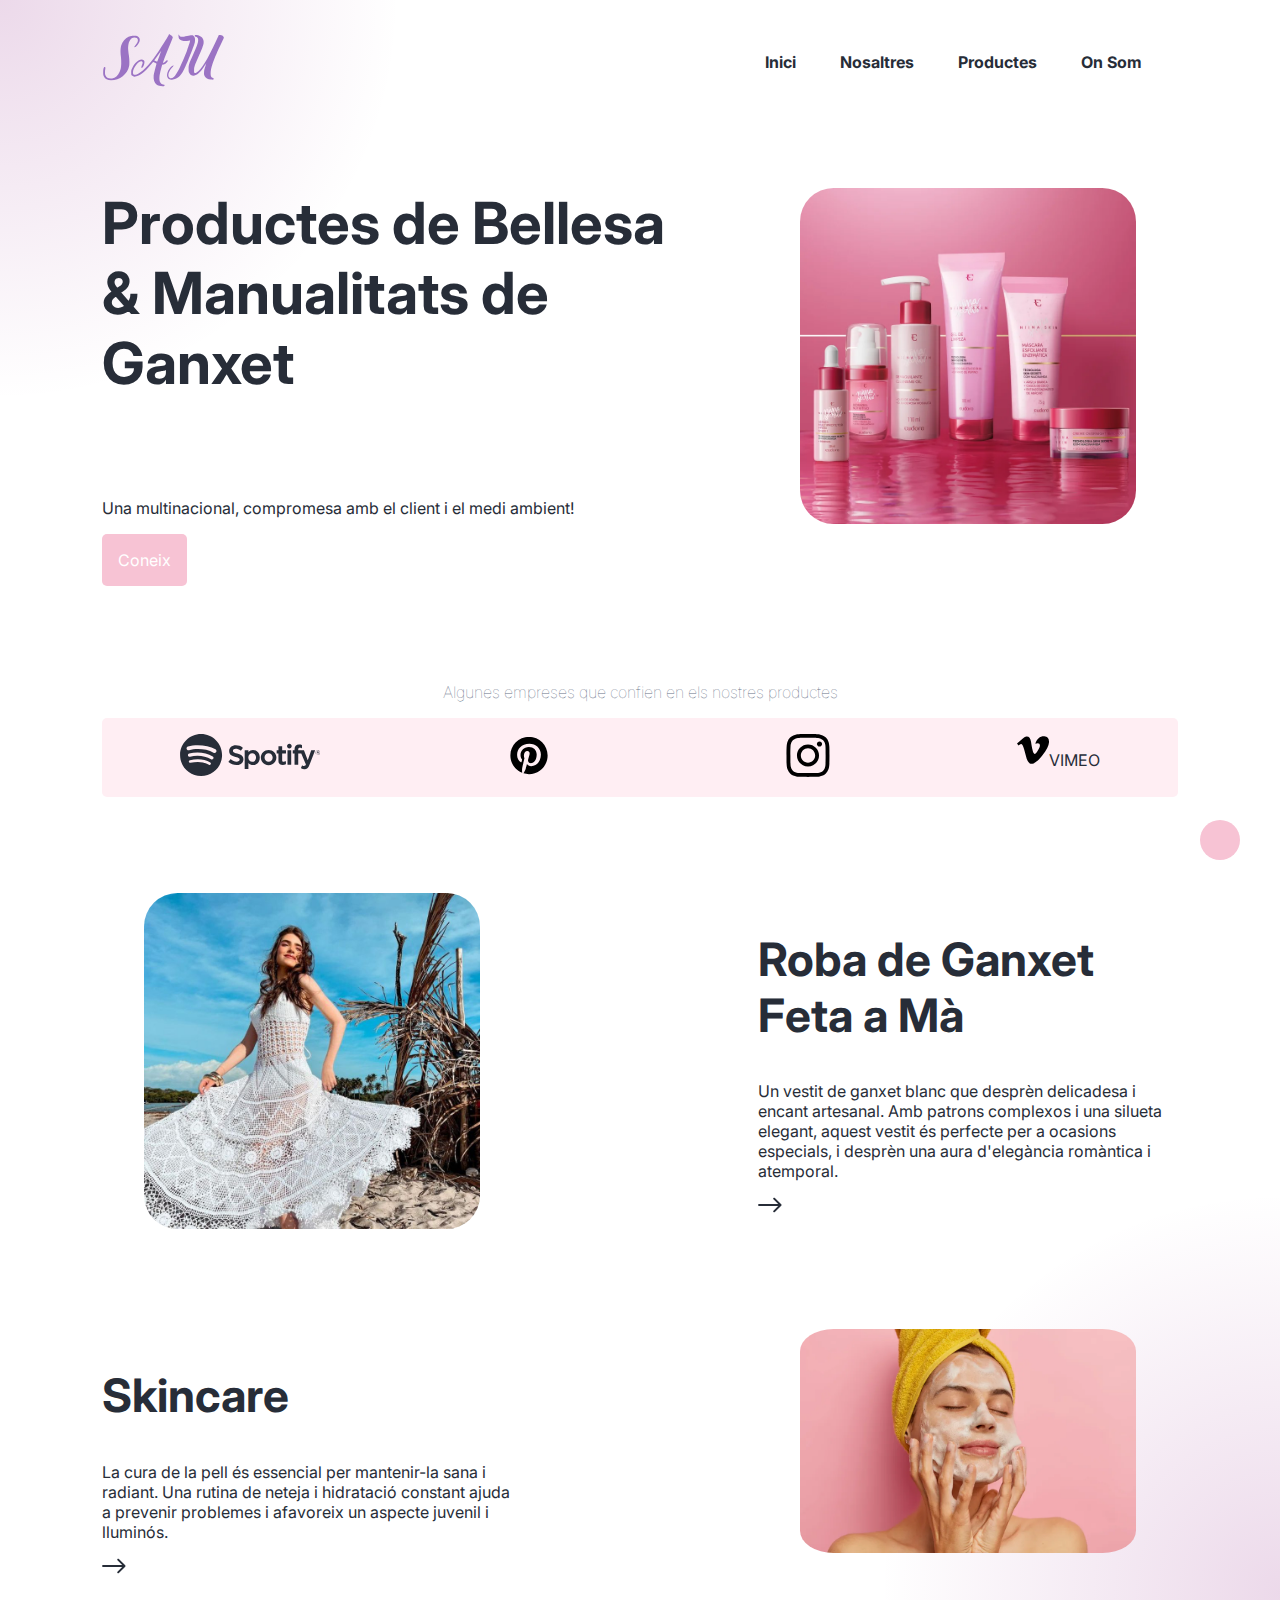
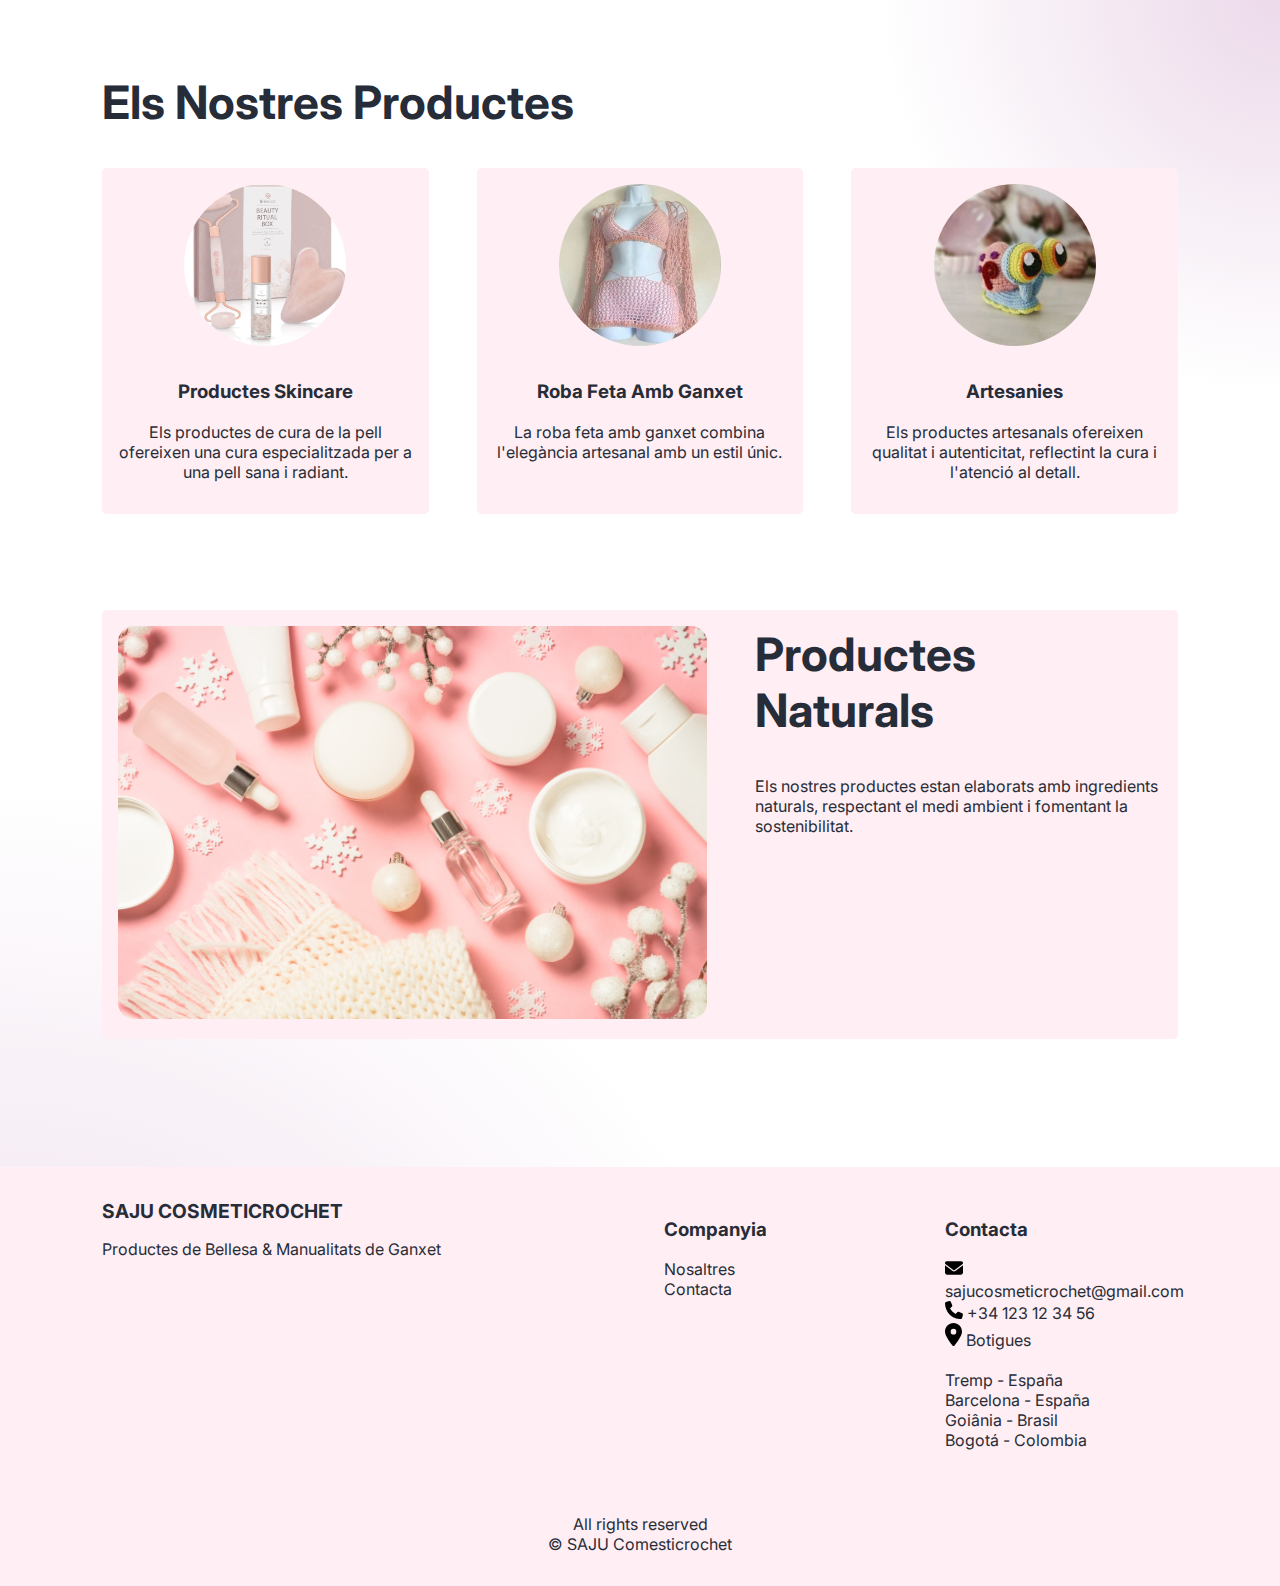
<file: Site-Saju/index.html>
<!DOCTYPE html>
<html lang="en-us">
<head>
    <meta charset="UTF-8">
    <meta name="viewport" content="width=device-width, initial-scale=1.0">
    <link rel="shortcut icon" href="images/favicon.ico" type="image/x-icon">
    <link rel="stylesheet" href="https://cdnjs.cloudflare.com/ajax/libs/font-awesome/6.5.1/css/all.min.css" integrity="sha512-DTOQO9RWCH3ppGqcWaEA1BIZOC6xxalwEsw9c2QQeAIftl+Vegovlnee1c9QX4TctnWMn13TZye+giMm8e2LwA==" crossorigin="anonymous" referrerpolicy="no-referrer" />
    <link rel="stylesheet" href="styles/style.css">
    <link rel="stylesheet" href="styles/media.css">
    
    <title>SAJU Comesticrochet</title>
</head>
<body>

    <a href="#" class="gotop-btn"><i class="fa-solid fa-sort-up"></i></a>
    
    <div class="content-wrapper-center" id="home">

        <header class="header">
            <a href="index.html"><img src="images/logo.svg" alt="Logotipo Ser Digital"></a>
            <nav>
                <input type="checkbox" class="menu-btn hide" id="menu-btn">
                <label for="menu-btn" class="menu-icon">
                    <span class="nav-icon"></span>
                </label>
                <ul class="header-menu">
                    <li><a href="index.html#home">Inici</a></li>
                    <li><a href="index.html#about">Nosaltres</a></li>
                    <li><a href="index.html#testimonials">Productes</a></li>
                    <li><a href="index.html#footer">On Som</a></li>
                </ul>
            </nav>
        </header>

        <!-- Hero Banner -->
        <section class="hero row">
            <div class="content sm-12 lg-7">
                <header>
                    <h1 class="hero_title">Productes de Bellesa &amp; Manualitats de Ganxet</h1>
                    <p>Una multinacional, compromesa amb el client i el medi ambient!</p>
                </header>
                <a href="index.html#contact" class="btn">Coneix</a>
            </div>
            <div class="image sm-12 lg-5">
                <img src="images/products.png" alt="" class="hero_image">
            </div>
        </section> 

        <!-- Brands -->
        <section class="brands">
            <h2>Algunes empreses que confien en els nostres productes</h2>
            <ul>
                <li><img src="images/spotify.svg" alt="Spotify Logo"></li>
                <li><img src="images/pinterest.svg" alt="Slack Logo"></li>
                <li><img src="images/instagram.svg" alt="Dropbox Logo"></li>
                <li><img src="images/vimeo.svg" alt="Zoom Logo">VIMEO</li>
            </ul>
        </section>

        <!-- Branding Section -->
        <section class="branding row" id="about">
            <article class="sm-12 md-7-12 lg-8-12">
                <h2>Roba de Ganxet Feta a Mà</h2>
                <p>Un vestit de ganxet blanc que desprèn delicadesa i encant artesanal. Amb patrons complexos i una silueta elegant, aquest vestit és perfecte per a ocasions especials, i desprèn una aura d'elegància romàntica i atemporal.</p>
                <a href="#"><span class="hide" aria-hidden="false">More</span><img src="images/Arrow.svg" alt="" aria-hidden="true"></a>
            </article>
            <div class="image sm-12 md-1-6 lg-1-5">
                <img src="images/roupa.jpg" alt="" class="hero_image">
            </div>
        </section>

        <!-- Results section -->
        <section class="results row">
            <article class="sm-12 md-6 lg-5">
                <h2>Skincare</h2>
                <p>La cura de la pell és essencial per mantenir-la sana i radiant. Una rutina de neteja i hidratació constant ajuda a prevenir problemes i afavoreix un aspecte juvenil i lluminós.</p>
                <a href="#"><span class="hide" aria-hidden="false">More</span> <img src="images/Arrow.svg" alt="" aria-hidden="true"></a>
            </article>
            <div class="image sm-12 md-6 lg-8-12">
                <img src="images/cuidadopele.jpeg" alt="" class="hero_image">
            </div>
        </section>

        <!-- Testimonials -->
        <section class="testimonials" id="testimonials">
            <h2 class="testimonials_title">Els Nostres Productes</h2>
            <div class="testimonials_wrapper row lg-4">
                <article class="comment sm-12 lg-4">
                    <div class="comment_card">
                        <img src="images/rolofacial.jpg" alt="Client Andrew Rathore" class="comment_thumb">
                        <div class="comment_content">
                            <h3 class="comment_name">Productes Skincare</h3>
                            <p>Els productes de cura de la pell ofereixen una cura especialitzada per a una pell sana i radiant.</p>
                        </div>
                    </div>
                </article>
                <article class="comment sm-12 lg-4">
                    <div class="comment_card">
                        <img src="images/dress.jpeg" alt="Client Vera Duncan" class="comment_thumb">
                        <div class="comment_content">
                            <h3 class="comment_name">Roba Feta Amb Ganxet</h3>
                            <p>La roba feta amb ganxet combina l'elegància artesanal amb un estil únic.</p>
                        </div>
                    </div>
                </article>
                <article class="comment sm-12 lg-4">
                    <div class="comment_card">
                        <img src="images/garry.jpeg" alt="Client Rochelle Berther" class="comment_thumb">
                        <div class="comment_content">
                            <h3 class="comment_name">Artesanies</h3>
                            <p>Els productes artesanals ofereixen qualitat i autenticitat, reflectint la cura i l'atenció al detall.</p>
                        </div>
                    </div>
                </article>
            </div>
        </section>

        <article class="contact row" id="contact">
            <div class="contact_content sm-12 lg-8-12">
                <h2 class="contact_title">Productes Naturals</h2>
                <p>Els nostres productes estan elaborats amb ingredients naturals, respectant el medi ambient i fomentant la sostenibilitat.</p>
            </div>
            <div class="contact_image sm-12 lg-1-7">
                <img src="images/produtosnaturaisbeleza.jpg" alt="Woman providing customer service" class="natual_beleza">
            </div>
        </article>
    </div>

    <!-- Footer -->
    <footer class="footer" id="footer">
        <div class="content-wrapper-center row">
            <section class="sm-12 md-9 lg-6">
                <header>
                    <a href="index.html" class="logo">SAJU Cosmeticrochet</a>
                    <p>Productes de Bellesa &amp; Manualitats de Ganxet</p>
                </header>
                <ul class="icons">
                    <li><a href="#"><i class="fa-brands fa-square-instagram" area-hiden="true"></i><span class="hide">Instagram</span></a></li>
                    <li><a href="#"><i class="fa-brands fa-twitter" area-hiden="true"></i><span class="hide">Twitter</span></a></li>
                    <li><a href="#"><i class="fa-brands fa-linkedin" area-hiden="true"></i><span class="hide">Linkedin</span></a></li>
                    <li><a href="#"><i class="fa-brands fa-youtube" area-hiden="true"></i><span class="hide">Youtube</span></a></li>
                </ul>
            </section>
            <section class="sm-12 md-3 lg-3">
                <header>
                    <h3>Companyia</h3>
                </header>
                <ul>
                    <li><a href="#">Nosaltres</a></li>
                    <li><a href="#">Contacta</a></li>
                </ul>
            </section>
            <section class="sm-12 lg-3">
                <header>
                    <h3>Contacta</h3>
                </header>
                <ul>
                    <li><img src="images/mail.svg" width="18" alt="">sajucosmeticrochet@gmail.com</li>
                    <li><img src="images/phone.svg" width="18" alt=""> +34 123 12 34 56</li>
                    <li><img src="images/location.svg" width="17" alt=""> Botigues</li> <br>
                    <li>Tremp - España</li>
                    <li>Barcelona - España</li>
                    <li>Goiânia - Brasil</li>
                    <li>Bogotá - Colombia</li>
                </ul>
            </section>
            <section class="copyright sm-12">
                All rights reserved <br>
                &copy; SAJU Comesticrochet <br>
            </section>
        </div> 
    </footer>
</body> 
</html>
</file>
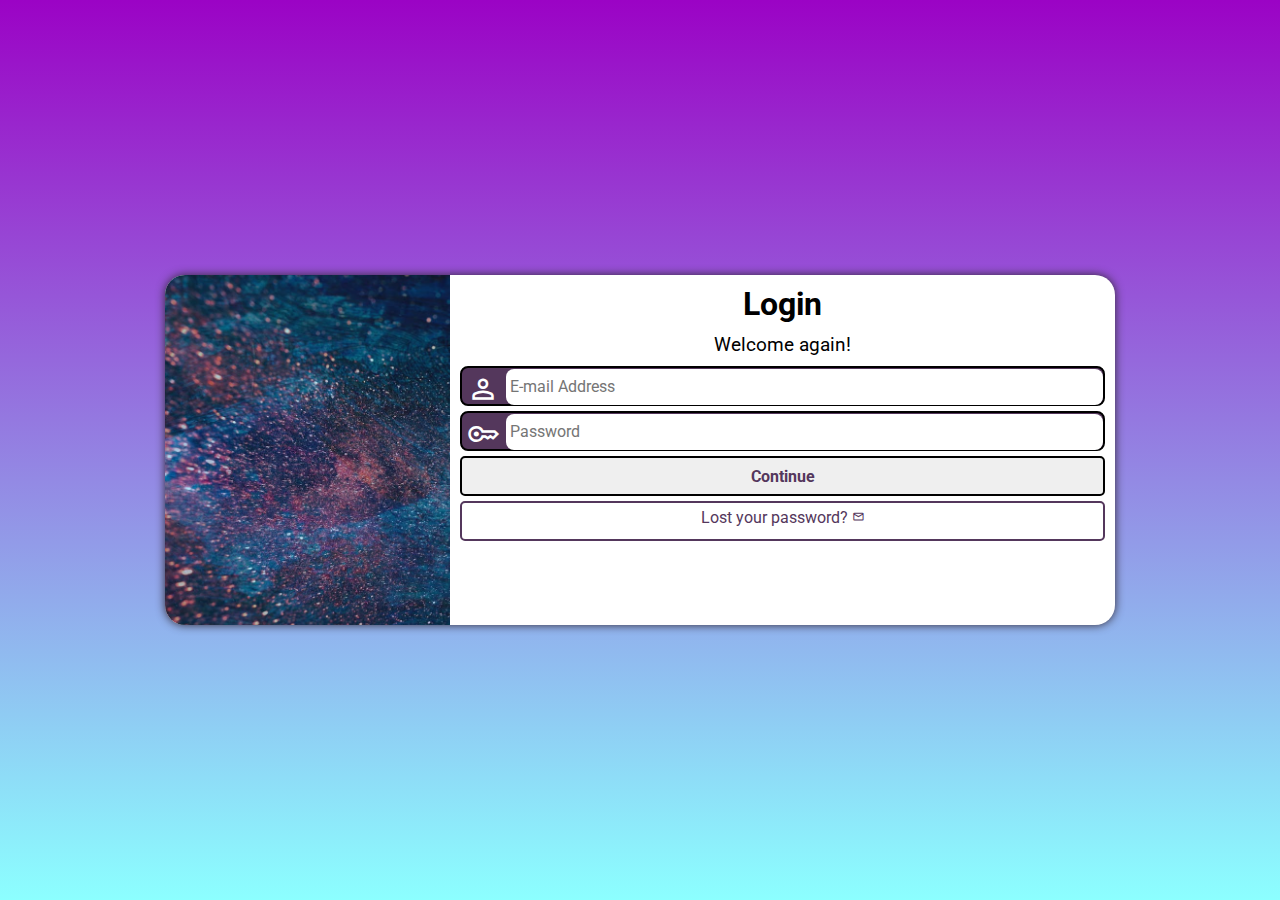
<file: Website Responvive - Login/index.html>
<!DOCTYPE html>
<html lang="en">
<head>
    <meta charset="UTF-8">
    <meta name="viewport" content="width=device-width, initial-scale=1.0">
    <link rel="stylesheet" href="styles/style.css">
    <link rel="stylesheet" href="styles/media-query.css">
    <link href="https://fonts.googleapis.com/css2?family=Material+Symbols+Outlined" rel="stylesheet" />
    <title>Login</title>
</head>
<body>
    <main>
        <section id="login">
            <div id="image">
                <!-- Image -->
            </div>
            <div id="form">
                <h1>Login</h1>
                <p>Welcome again!</p>     
                <form action="login.php" method="post" autocomplete="on">
                    <div class="camp"> 
                        <i class="material-symbols-outlined">person</i>     
                        <input type="email" id="ilogin" placeholder="E-mail Address" autocomplete="email" required maxlength="30">
                        <label for="ilogin">Login</label>
                    </div>
                    <div class="camp">
                        <i class="material-symbols-outlined">key</i>
                        <input type="password" name="password" id="ipassword" placeholder="Password" autocomplete="current-password" required minlength="8" maxlength="20">
                        <label for="ipassword">Password</label>
                    </div>
                    <input type="submit" name="go" id="igo" value="Continue">
                    <a href="esqueci.html" class="button">Lost your password? <i class="material-symbols-outlined">email</i></a>
                </form>           
            </div>
        </section>
    </main>
</body>
</html>
</file>
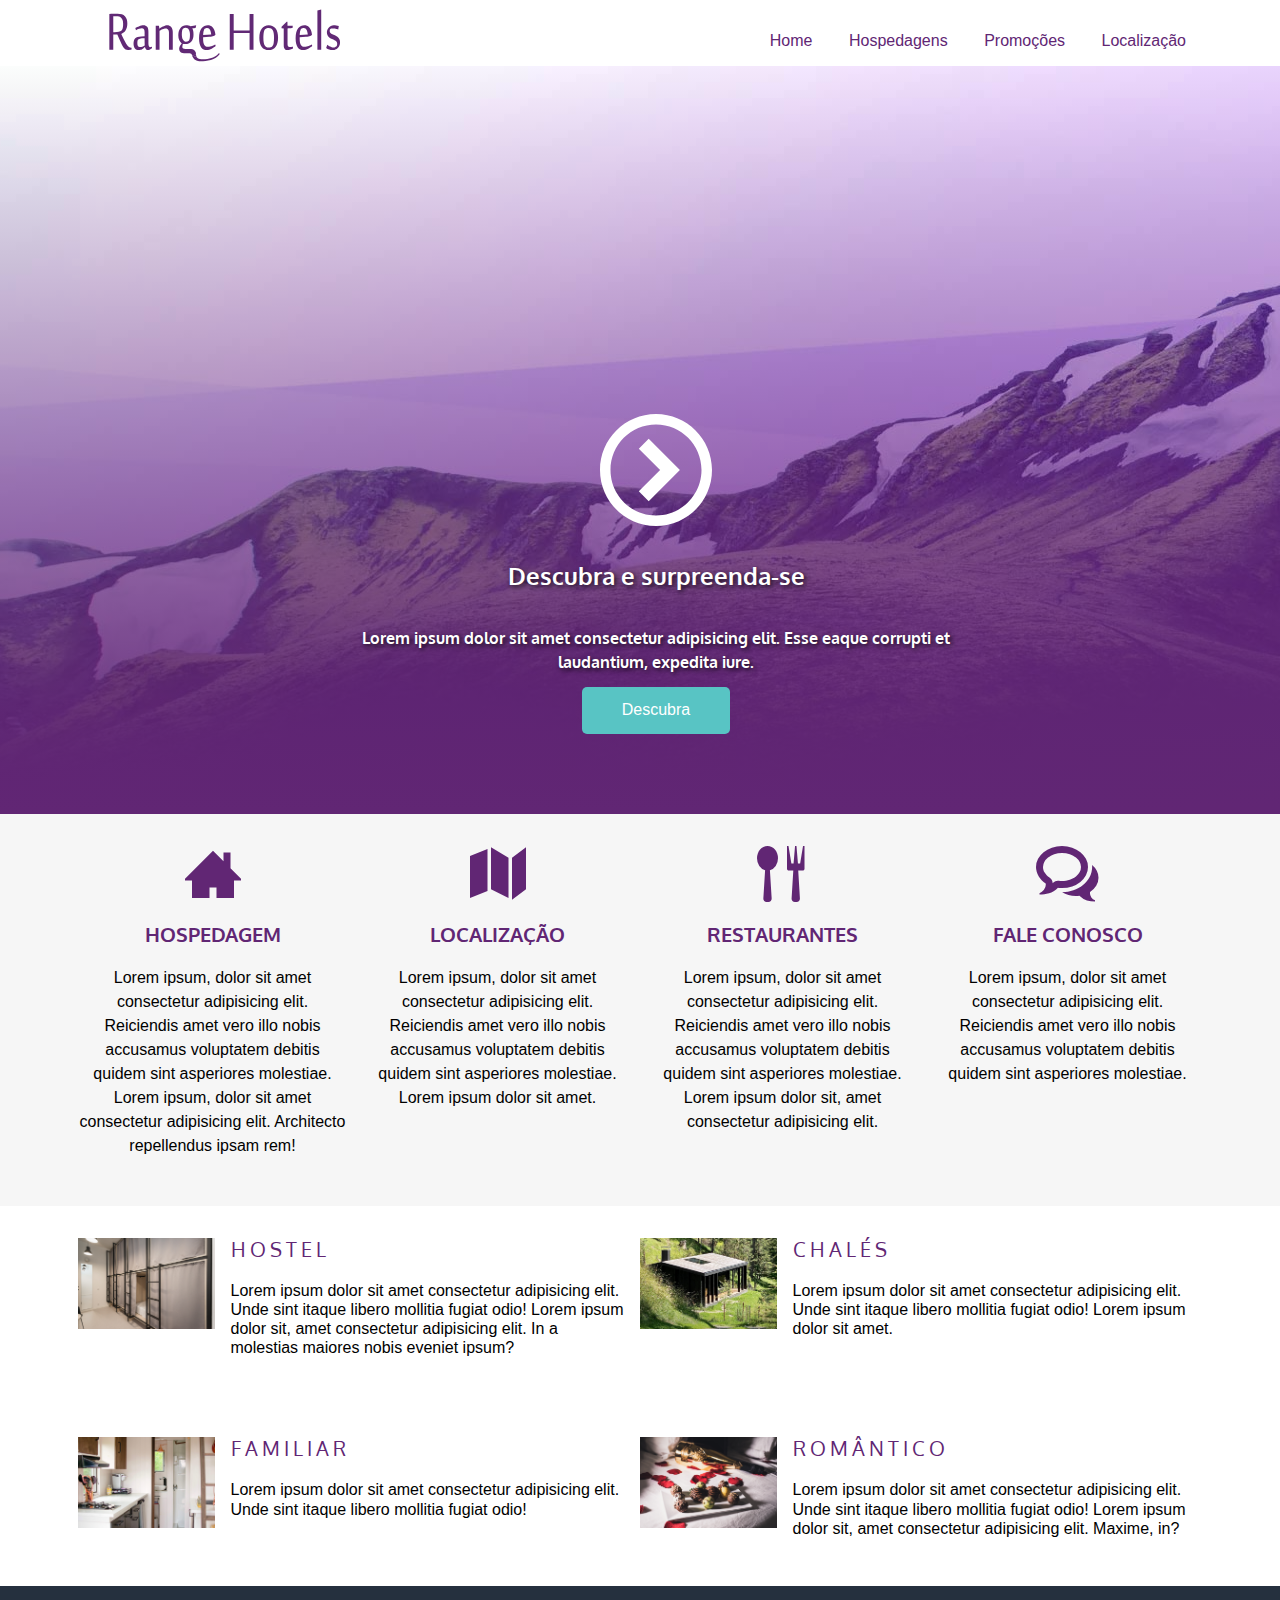
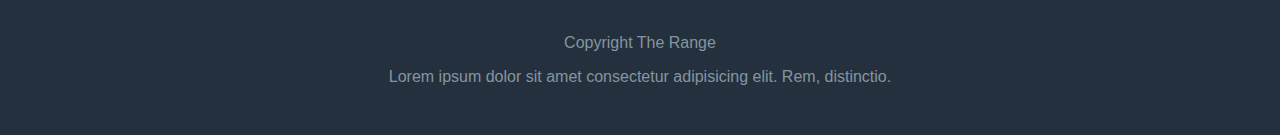
<file: Website-Angels-Hostels/index.html>
<!DOCTYPE html>
<html lang="pt-br">
<head>
    <meta charset="UTF-8">
    <meta name="viewport" content="width=device-width, initial-scale=1.0">
    <link rel="stylesheet" href="css/normalize.css">
    <link rel="stylesheet" href="css/style.css">
    <link rel="stylesheet" href="assets/icomoon-icon/style.css">
    <title>Angels Hostels</title>
</head>
<body>
    <header class="top_header maxWidth">
        <img src="images/logo_mob.svg" alt="Logo Angels Hostels" class="top_header_logo">
        <nav class="top_header_nav">
            <ul>
                <li><a href="#">Home</a></li>
                <li><a href="#">Hospedagens</a></li>
                <li><a href="#">Promoções</a></li>
                <li><a href="#">Localização</a></li>
            </ul>
        </nav>
    </header>

    <main>
        <section class="heroBanner">
            <div class="maxWidth">
                <div class="heroBanner_iconPlay">
                    <img src="images/icon_play.svg" alt="">
                </div>
                <h1 class="heroBanner_title">Descubra e surpreenda-se</h1>
                <h2 class="heroBanner_subtitle">
                    Lorem ipsum dolor sit amet consectetur adipisicing elit. Esse eaque corrupti et laudantium, expedita iure.
                </h2>

                <a href="" class="heroBanner_btn">Descubra</a>
            </div>
        </section>

        <section class="middleContent">

            <div class="maxWidth row">

                <article class="col col-sm-12 col-md-6 col-xl-3">
                    <a href="#">
                        <span class="icon-home3"></span>
                        <h3 class="middleContent_title">Hospedagem</h3>
                        <p>Lorem ipsum, dolor sit amet consectetur adipisicing elit. Reiciendis amet vero illo nobis accusamus voluptatem debitis quidem sint asperiores molestiae. Lorem ipsum, dolor sit amet consectetur adipisicing elit. Architecto repellendus ipsam rem!</p>
                    </a>
                </article>

                <article class="col col-sm-12 col-md-6 col-xl-3">
                    <a href="#">
                        <span class="icon-map"></span>
                        <h3 class="middleContent_title">Localização</h3>
                        <p>Lorem ipsum, dolor sit amet consectetur adipisicing elit. Reiciendis amet vero illo nobis accusamus voluptatem debitis quidem sint asperiores molestiae. Lorem ipsum dolor sit amet.</p>
                    </a>
                </article>

                <article class="col col-sm-12 col-md-6 col-xl-3">
                    <a href="#">
                        <span class="icon-spoon-knife"></span>
                        <h3 class="middleContent_title">Restaurantes</h3>
                        <p>Lorem ipsum, dolor sit amet consectetur adipisicing elit. Reiciendis amet vero illo nobis accusamus voluptatem debitis quidem sint asperiores molestiae. Lorem ipsum dolor sit, amet consectetur adipisicing elit.</p>
                    </a>
                </article>

                <article class="col col-sm-12 col-md-6 col-xl-3">
                    <a href="#">
                        <span class="icon-bubbles4"></span>
                        <h3 class="middleContent_title">Fale conosco</h3>
                        <p>Lorem ipsum, dolor sit amet consectetur adipisicing elit. Reiciendis amet vero illo nobis accusamus voluptatem debitis quidem sint asperiores molestiae.</p>
                    </a>
                </article>
            </div>
        </section>

        <section class="mainContent">
            <div class="row maxWidth">
                <article class="mainContent_article col-sm-12 col-xl-6">
                    <div class="mainContent_container">
                        <div class="mainContent_img">
                            <img src="images/hostel.png" alt="Hostel">
                        </div>
                        <div class="mainContent_text">
                            <h3 class="mainContent_title">Hostel</h3>
                            <p>Lorem ipsum dolor sit amet consectetur adipisicing elit. Unde sint itaque libero mollitia fugiat odio! Lorem ipsum dolor sit, amet consectetur adipisicing elit. In a molestias maiores nobis eveniet ipsum?</p>
                        </div>
                    </div>
                </article>

                <article class="mainContent_article col-sm-12 col-xl-6">
                    <div class="mainContent_container">
                        <div class="mainContent_img">
                            <img src="images/chale.png" alt="Chalé">
                        </div>
                        <div class="mainContent_text">
                            <h3 class="mainContent_title">Chalés</h3>
                            <p>Lorem ipsum dolor sit amet consectetur adipisicing elit. Unde sint itaque libero mollitia fugiat odio! Lorem ipsum dolor sit amet.</p>
                        </div>
                    </div>
                </article>

                <article class="mainContent_article col-sm-12 col-xl-6">
                    <div class="mainContent_container">
                        <div class="mainContent_img">
                            <img src="images/familiar.png" alt="Familiar">
                        </div>
                        <div class="mainContent_text">
                            <h3 class="mainContent_title">Familiar</h3>
                            <p>Lorem ipsum dolor sit amet consectetur adipisicing elit. Unde sint itaque libero mollitia fugiat odio!</p>
                        </div>
                    </div>
                </article>

                <article class="mainContent_article col-sm-12 col-xl-6">
                    <div class="mainContent_container">
                        <div class="mainContent_img">
                            <img src="images/romantico.png" alt="Romântico">
                        </div>
                        <div class="mainContent_text">
                            <h3 class="mainContent_title">Romântico</h3>
                            <p>Lorem ipsum dolor sit amet consectetur adipisicing elit. Unde sint itaque libero mollitia fugiat odio! Lorem ipsum dolor sit, amet consectetur adipisicing elit. Maxime, in?</p>
                        </div>
                    </div>
                </article>
            </div>
        </section>
    </main>
    <footer class="footer">
        <p>Copyright The Range</p>
        <p>Lorem ipsum dolor sit amet consectetur adipisicing elit. Rem, distinctio.</p>
    </footer>
</body>
</html>
</file>
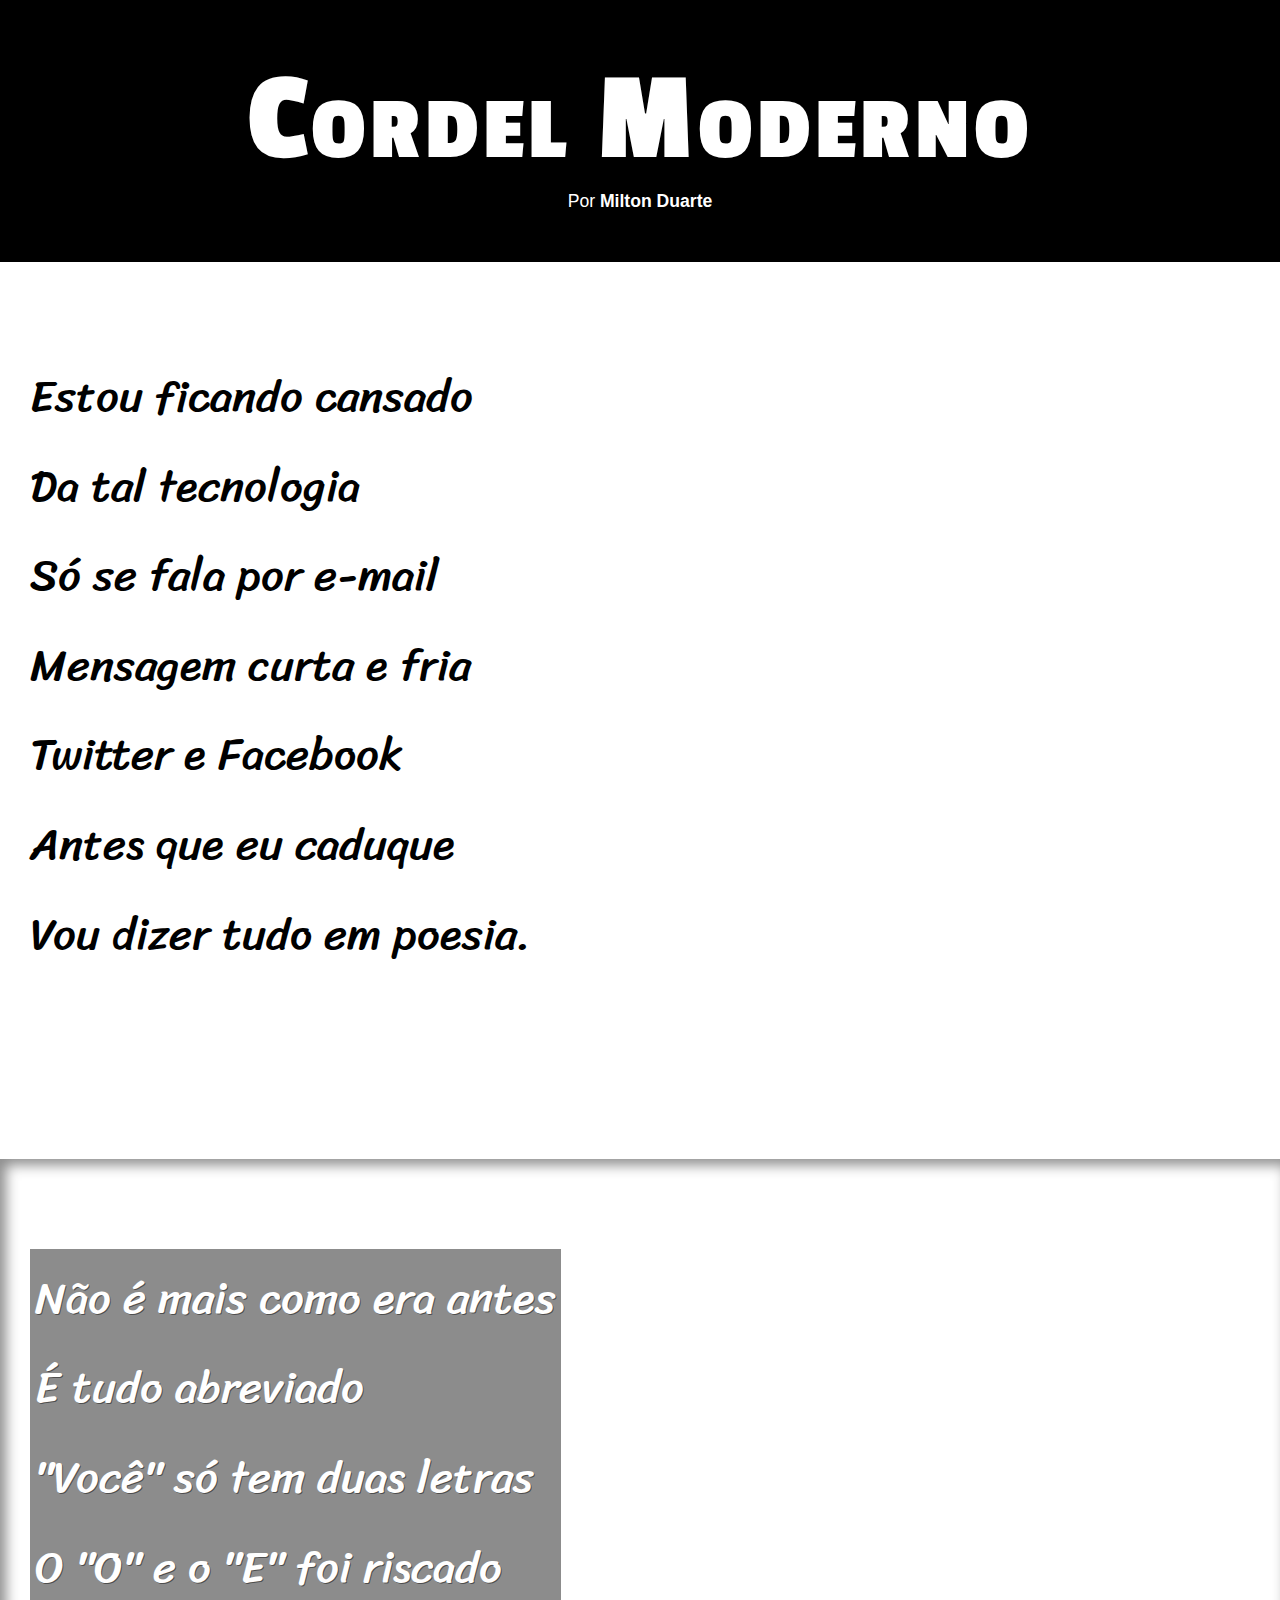
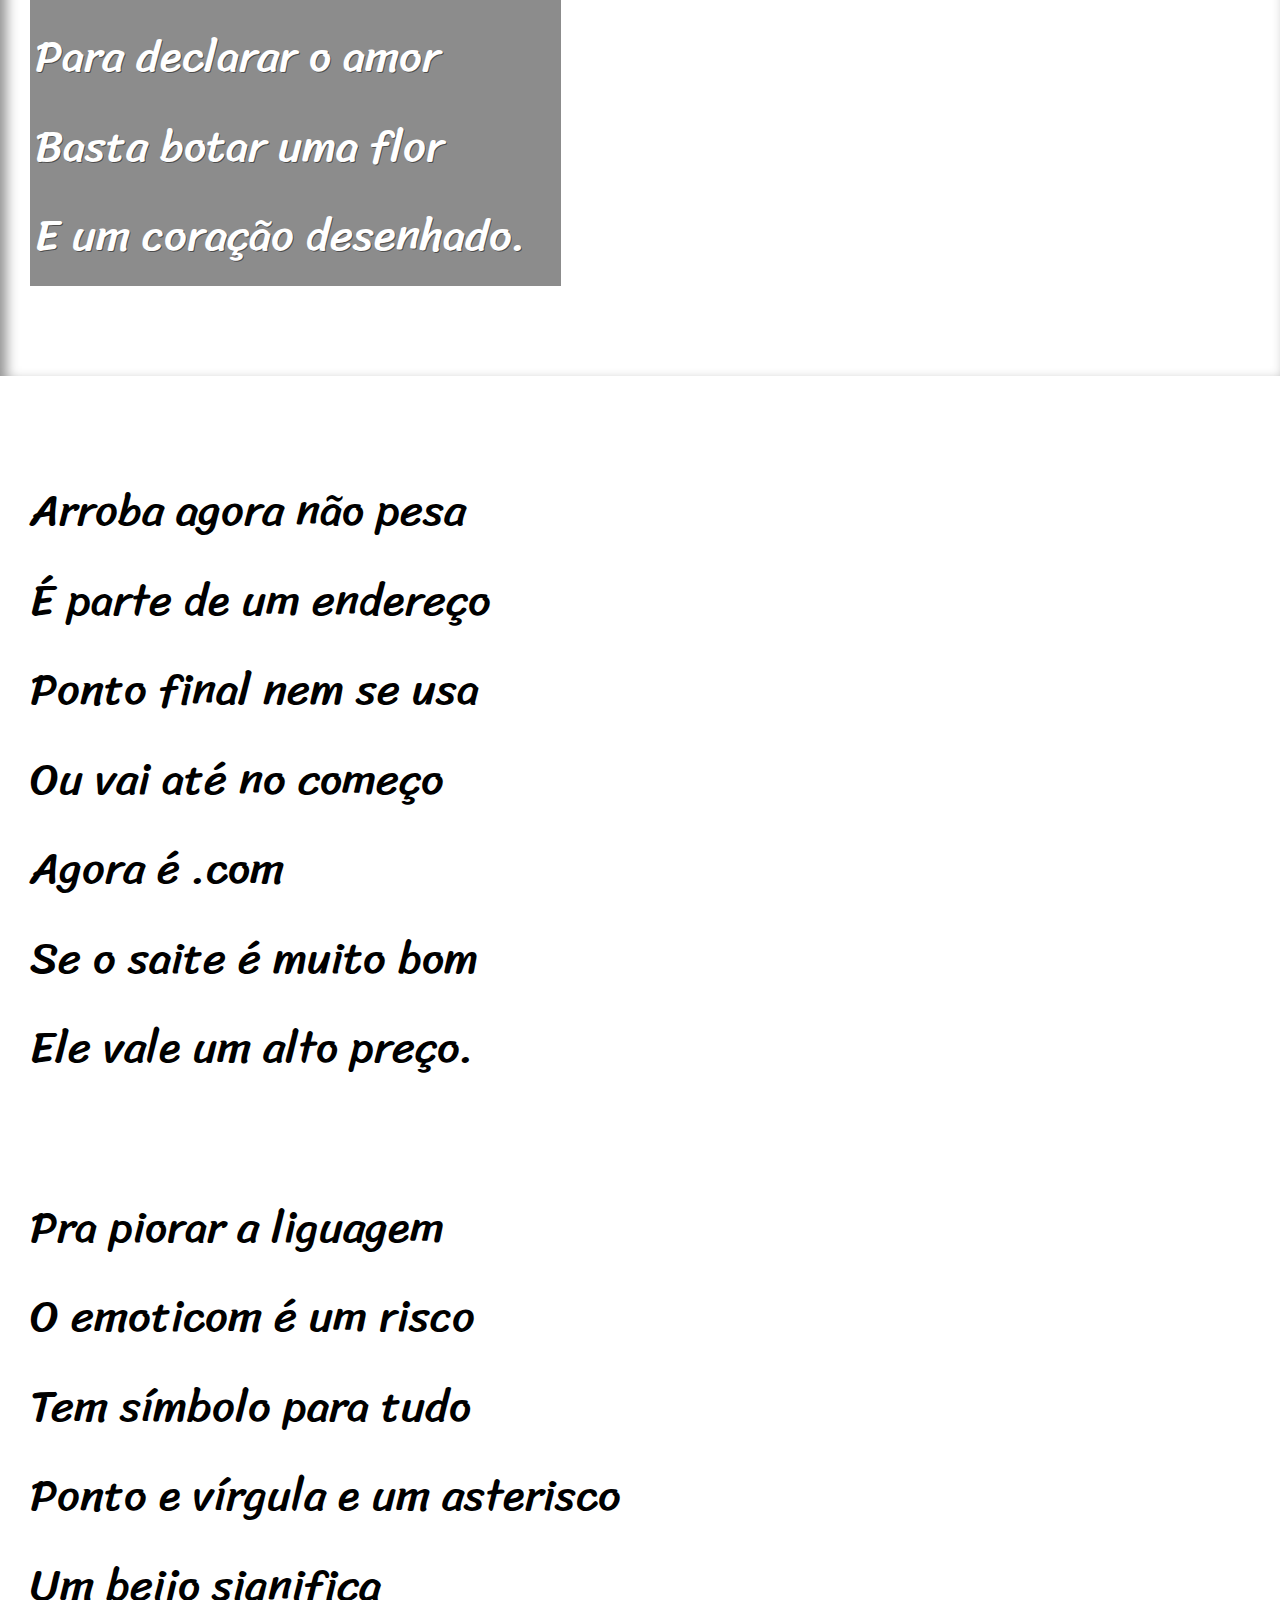
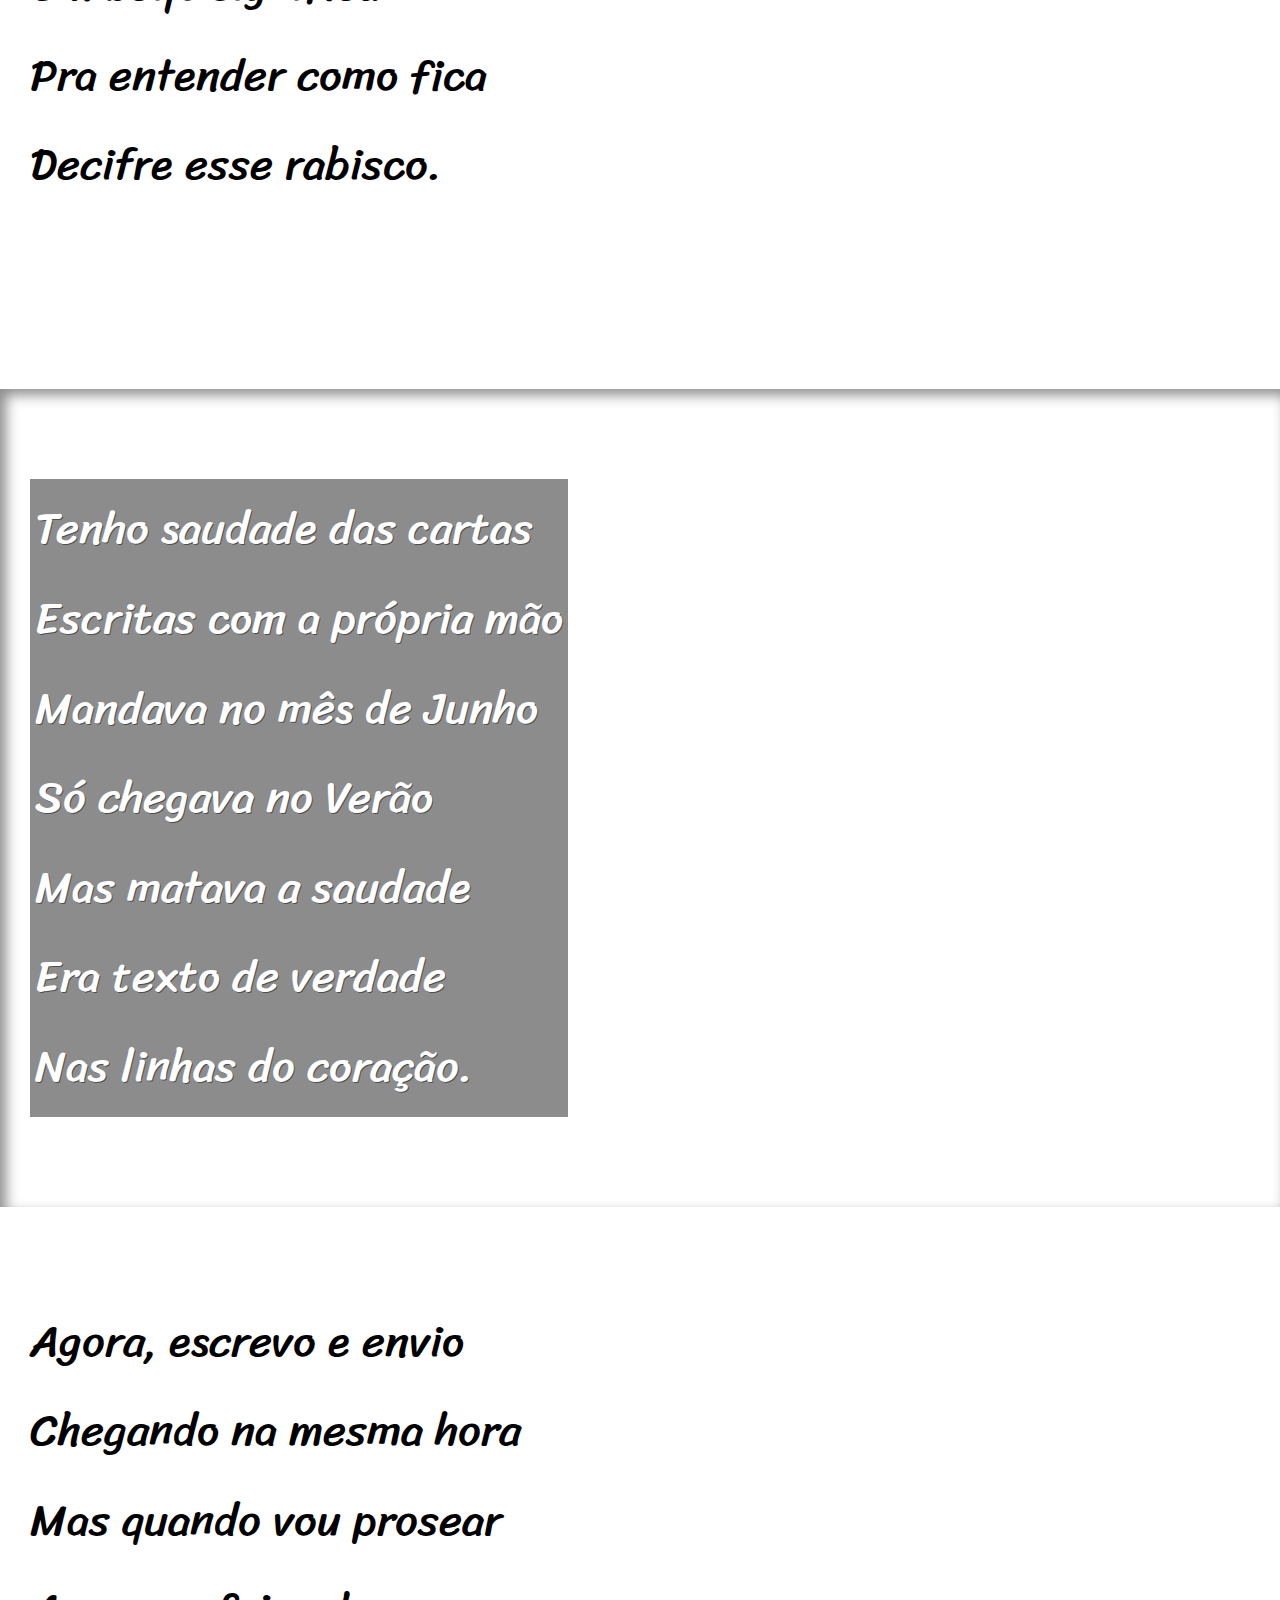
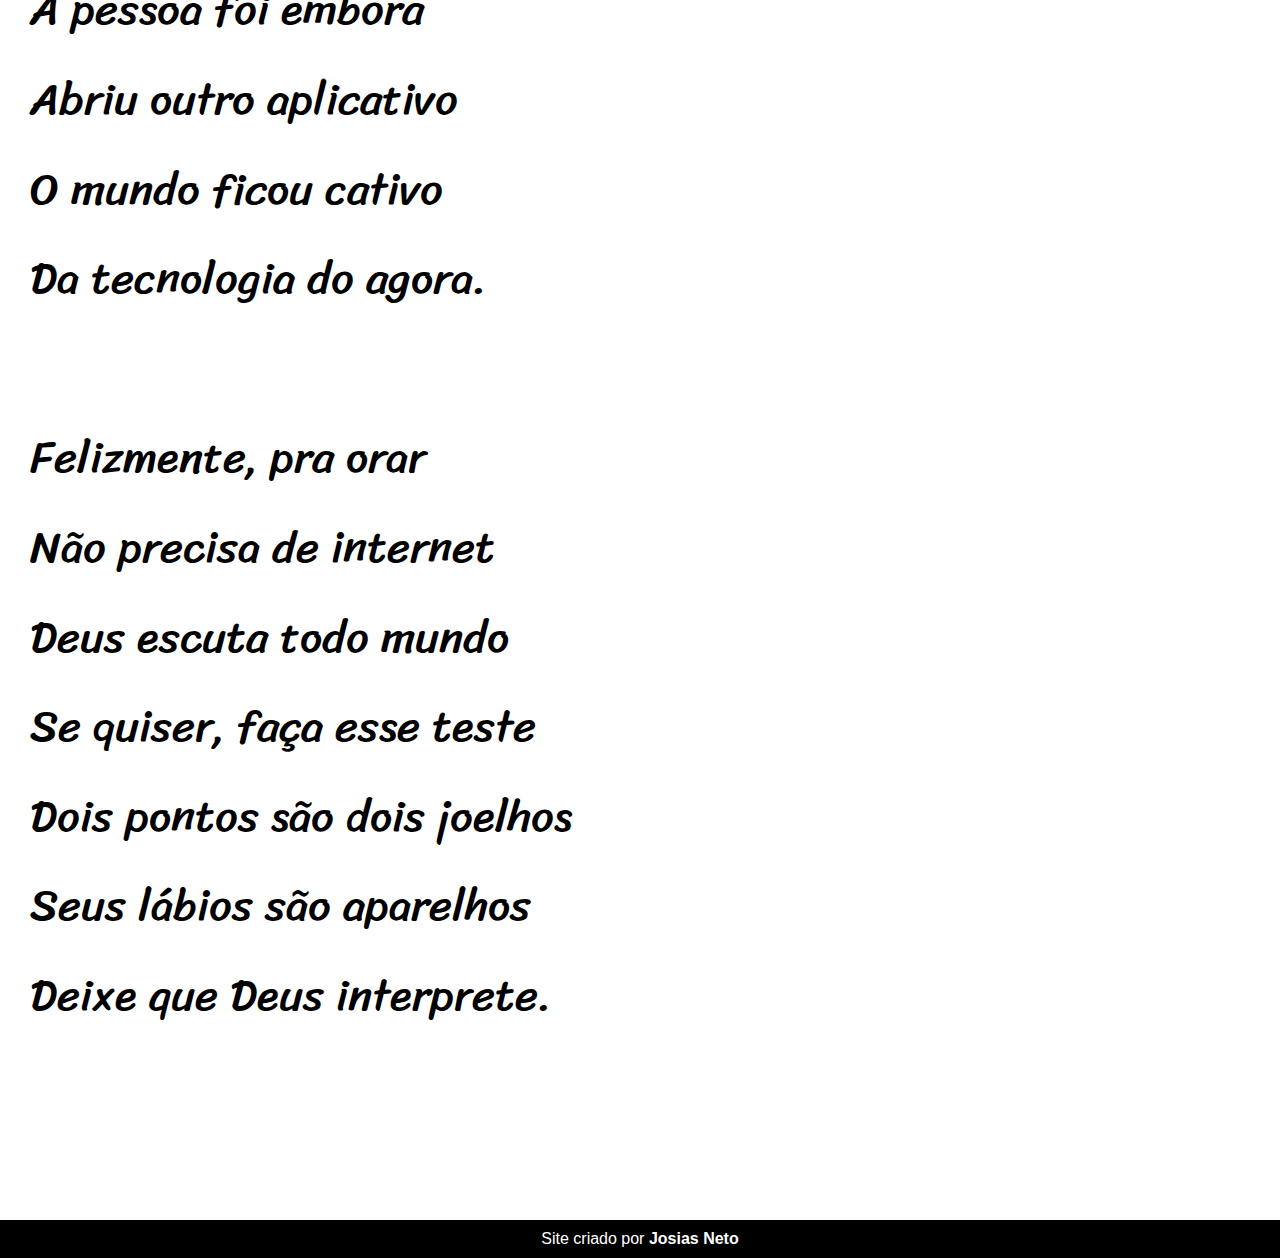
<file: Website-Cordel/index.html>
<!DOCTYPE html>
<html lang="pt-br">
<head>
    <meta charset="UTF-8">
    <meta name="viewport" content="width=device-width, initial-scale=1.0">
    <title>Cordel Moderno</title>
    <link rel="shortcut icon" href="imagens/favicon.ico" type="image/x-icon">  
    <link rel="stylesheet" href="estilos/style.css">  

</head>
<body>
    <header>
        <h1>Cordel Moderno</h1>
        <p>Por <a href="https://www.recantodasletras.com.br/poesias/3186743" target="_blank" rel="external">Milton Duarte</a></p>
    </header>
    <main>
        <section class="normal">
            <p>
                Estou ficando cansado <br>
                Da tal tecnologia <br>
                Só se fala por e-mail <br>
                Mensagem curta e fria <br>
                Twitter e Facebook <br>
                Antes que eu caduque <br>
                Vou dizer tudo em poesia.
            </p>      
        </section>

        <section class="imagem" id="img01" >
            <p>
                Não é mais como era antes <br>
                É tudo abreviado <br>
                "Você" só tem duas letras <br>
                O "O" e o "E" foi riscado <br>
                Para declarar o amor <br>
                Basta botar uma flor <br>
                E um coração desenhado.
            </p>
        </section>

        <section class="normal">
            <p>
                Arroba agora não pesa <br>
                É parte de um endereço <br>
                Ponto final nem se usa <br>
                Ou vai até no começo <br>
                Agora é .com <br>
                Se o saite é muito bom <br>
                Ele vale um alto preço.
            </p>
            
            <p>
                Pra piorar a liguagem <br>
                O emoticom é um risco <br>
                Tem símbolo para tudo <br>
                Ponto e vírgula e um asterisco <br>
                Um beijo significa <br>
                Pra entender como fica <br>
                Decifre esse rabisco.
            </p>
        </section>

        <section class="imagem" id="img02">
            <p>
                Tenho saudade das cartas <br>
                Escritas com a própria mão <br>
                Mandava no mês de Junho <br>
                Só chegava no Verão <br>
                Mas matava a saudade <br>
                Era texto de verdade <br>
                Nas linhas do coração.
            </p>
        </section>
 
        <section class="normal">
            <p>
                Agora, escrevo e envio <br>
                Chegando na mesma hora <br>
                Mas quando vou prosear <br>
                A pessoa foi embora <br>
                Abriu outro aplicativo <br>
                O mundo ficou cativo <br>
                Da tecnologia do agora.
            </p>

            <p>
                Felizmente, pra orar <br>
                Não precisa de internet <br>
                Deus escuta todo mundo <br>
                Se quiser, faça esse teste <br>
                Dois pontos são dois joelhos <br>
                Seus lábios são aparelhos <br>
                Deixe que Deus interprete.
            </p>
        </section>
    </main>
    <footer>
        <p>Site criado por <a href="https://github.com/JosiasGNeto" target="_blank" rel="external">Josias Neto</a></p>
    </footer>
</body>
</html>
</file>
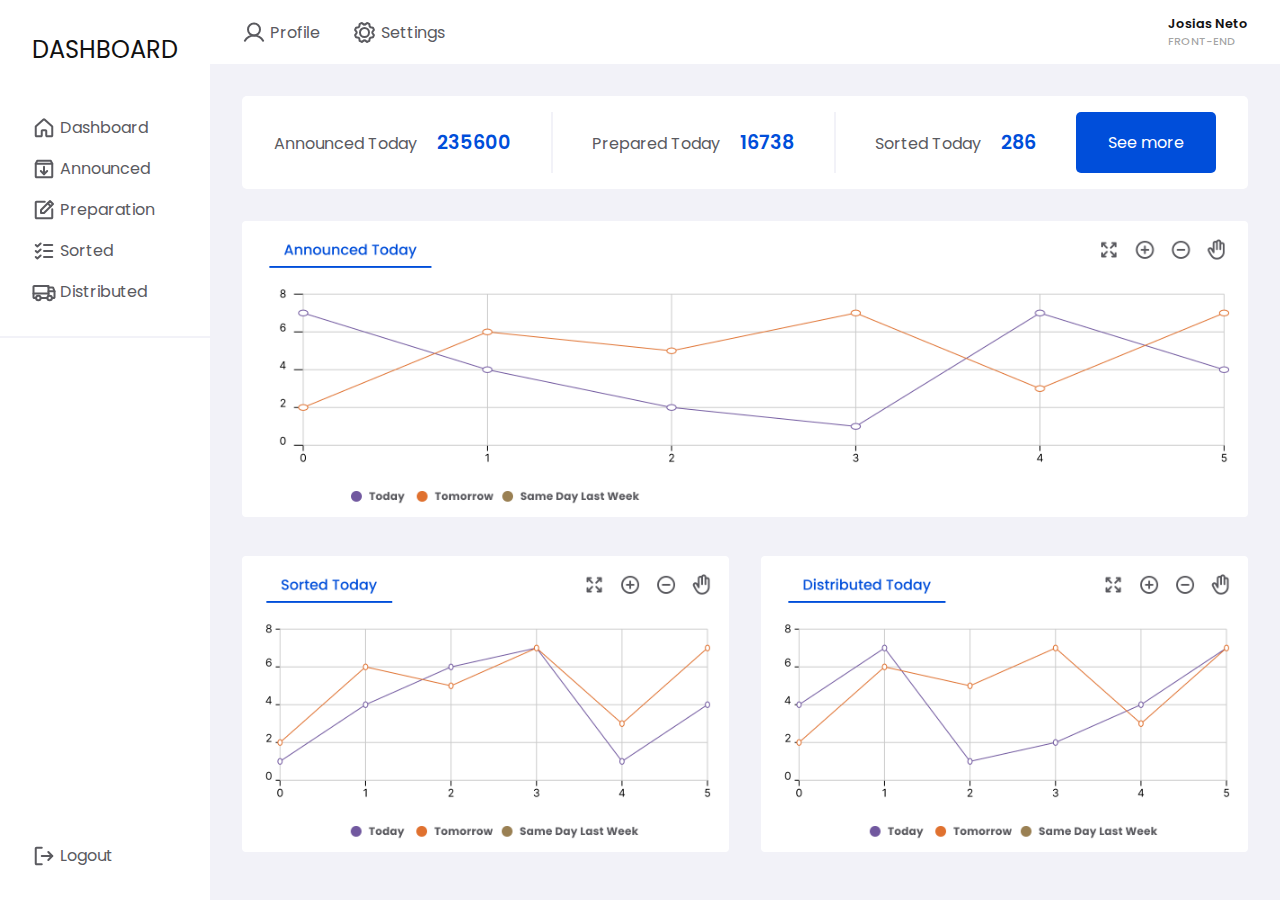
<file: Website-Dashborad/index.html>
<!DOCTYPE html>
<html lang="en">
<head>
    <meta charset="UTF-8">
    <meta name="viewport" content="width=device-width, initial-scale=1.0">
    <link rel="stylesheet" href="style.css">
    <title>Project Dashboard</title>
</head>
<body>
    <nav class="mainNav">
        <a href="index.html" class="mainNav-linkLogo">Dashboard</a>
        <div class="mainNav_menus">
            <ul class="mainNav_menu">
                <li>
                    <a href="#">
                        <svg width="24" height="24" viewBox="0 0 24 24" fill="none" xmlns="http://www.w3.org/2000/svg">
                            <path
                                d="M14.25 19.499V14.999C14.25 14.8001 14.171 14.6093 14.0303 14.4686C13.8897 14.328 13.6989 14.249 13.5 14.249H10.5C10.3011 14.249 10.1103 14.328 9.96967 14.4686C9.82902 14.6093 9.75 14.8001 9.75 14.999V19.499C9.75 19.6979 9.67098 19.8887 9.53033 20.0293C9.38968 20.17 9.19891 20.249 9 20.249H4.5C4.30109 20.249 4.11032 20.17 3.96967 20.0293C3.82902 19.8887 3.75 19.6979 3.75 19.499V10.8271C3.75168 10.7233 3.77411 10.6209 3.81597 10.5259C3.85783 10.4309 3.91828 10.3453 3.99375 10.274L11.4937 3.45836C11.632 3.33187 11.8126 3.26172 12 3.26172C12.1874 3.26172 12.368 3.33187 12.5062 3.45836L20.0062 10.274C20.0817 10.3453 20.1422 10.4309 20.184 10.5259C20.2259 10.6209 20.2483 10.7233 20.25 10.8271V19.499C20.25 19.6979 20.171 19.8887 20.0303 20.0293C19.8897 20.17 19.6989 20.249 19.5 20.249H15C14.8011 20.249 14.6103 20.17 14.4697 20.0293C14.329 19.8887 14.25 19.6979 14.25 19.499Z"
                                stroke="#5A5A5F" stroke-width="2" stroke-linecap="round" stroke-linejoin="round" />
                        </svg>
                    
                         Dashboard
                    </a>
                </li>

                <li>
                    <a href="#">
                        <svg width="24" height="24" viewBox="0 0 24 24" fill="none" xmlns="http://www.w3.org/2000/svg">
                            <path
                                d="M19.5 20.25H4.5C4.30109 20.25 4.11032 20.171 3.96967 20.0303C3.82902 19.8897 3.75 19.6989 3.75 19.5V6.75L5.25 3.75H18.75L20.25 6.75V19.5C20.25 19.6989 20.171 19.8897 20.0303 20.0303C19.8897 20.171 19.6989 20.25 19.5 20.25Z"
                                stroke="#5A5A5F" stroke-width="2" stroke-linecap="round" stroke-linejoin="round" />
                            <path d="M8.82227 14.0703L12.0004 17.2484L15.1785 14.0703" stroke="#5A5A5F" stroke-width="2" stroke-linecap="round"
                                stroke-linejoin="round" />
                            <path d="M12 9.75V17.25" stroke="#5A5A5F" stroke-width="2" stroke-linecap="round" stroke-linejoin="round" />
                            <path d="M3.75 6.75H20.25" stroke="#5A5A5F" stroke-width="2" stroke-linecap="round" stroke-linejoin="round" />
                        </svg>
                        
                        Announced
                    </a>
                </li>

                <li>
                    <a href="#">
                        <svg width="24" height="24" viewBox="0 0 24 24" fill="none" xmlns="http://www.w3.org/2000/svg">
                            <path d="M12 15H9V12L18 3L21 6L12 15Z" stroke="#5A5A5F" stroke-width="2" stroke-linecap="round"
                                stroke-linejoin="round" />
                            <path d="M15.75 5.25L18.75 8.25" stroke="#5A5A5F" stroke-width="2" stroke-linecap="round" stroke-linejoin="round" />
                            <path
                                d="M20.25 11.25V19.5C20.25 19.6989 20.171 19.8897 20.0303 20.0303C19.8897 20.171 19.6989 20.25 19.5 20.25H4.5C4.30109 20.25 4.11032 20.171 3.96967 20.0303C3.82902 19.8897 3.75 19.6989 3.75 19.5V4.5C3.75 4.30109 3.82902 4.11032 3.96967 3.96967C4.11032 3.82902 4.30109 3.75 4.5 3.75H12.75"
                                stroke="#5A5A5F" stroke-width="2" stroke-linecap="round" stroke-linejoin="round" />
                        </svg>
                        
                        Preparation
                    </a>
                </li>

                <li>
                    <a href="#">
                        <svg width="24" height="24" viewBox="0 0 24 24" fill="none" xmlns="http://www.w3.org/2000/svg">
                            <path d="M12 12H20.25" stroke="#5A5A5F" stroke-width="2" stroke-linecap="round" stroke-linejoin="round" />
                            <path d="M12 6H20.25" stroke="#5A5A5F" stroke-width="2" stroke-linecap="round" stroke-linejoin="round" />
                            <path d="M12 18H20.25" stroke="#5A5A5F" stroke-width="2" stroke-linecap="round" stroke-linejoin="round" />
                            <path d="M8.625 4.5L5.37187 7.5L3.75 6" stroke="#5A5A5F" stroke-width="2" stroke-linecap="round"
                                stroke-linejoin="round" />
                            <path d="M8.625 10.5L5.37187 13.5L3.75 12" stroke="#5A5A5F" stroke-width="2" stroke-linecap="round"
                                stroke-linejoin="round" />
                            <path d="M8.625 16.5L5.37187 19.5L3.75 18" stroke="#5A5A5F" stroke-width="2" stroke-linecap="round"
                                stroke-linejoin="round" />
                        </svg>
                        
                        Sorted
                    </a>
                </li>

                <li>
                    <a href="#">
                        <svg width="24" height="24" viewBox="0 0 24 24" fill="none" xmlns="http://www.w3.org/2000/svg">
                            <path
                                d="M16.5 7.50002H20.4938C20.6432 7.49904 20.7894 7.54329 20.9132 7.62695C21.037 7.71061 21.1326 7.82977 21.1875 7.96877L22.5 11.25"
                                stroke="#5A5A5F" stroke-width="2" stroke-linecap="round" stroke-linejoin="round" />
                            <path d="M1.5 13.5H16.5" stroke="#5A5A5F" stroke-width="2" stroke-linecap="round" stroke-linejoin="round" />
                            <path
                                d="M17.625 20.25C18.8676 20.25 19.875 19.2426 19.875 18C19.875 16.7574 18.8676 15.75 17.625 15.75C16.3824 15.75 15.375 16.7574 15.375 18C15.375 19.2426 16.3824 20.25 17.625 20.25Z"
                                stroke="#5A5A5F" stroke-width="2" stroke-miterlimit="10" />
                            <path
                                d="M6.375 20.25C7.61764 20.25 8.625 19.2426 8.625 18C8.625 16.7574 7.61764 15.75 6.375 15.75C5.13236 15.75 4.125 16.7574 4.125 18C4.125 19.2426 5.13236 20.25 6.375 20.25Z"
                                stroke="#5A5A5F" stroke-width="2" stroke-miterlimit="10" />
                            <path d="M15.375 18H8.625" stroke="#5A5A5F" stroke-width="2" stroke-linecap="round" stroke-linejoin="round" />
                            <path
                                d="M4.125 18H2.25C2.05109 18 1.86032 17.921 1.71967 17.7803C1.57902 17.6397 1.5 17.4489 1.5 17.25V6.75C1.5 6.55109 1.57902 6.36032 1.71967 6.21967C1.86032 6.07902 2.05109 6 2.25 6H16.5V16.05"
                                stroke="#5A5A5F" stroke-width="2" stroke-linecap="round" stroke-linejoin="round" />
                            <path
                                d="M16.5 11.25H22.5V17.25C22.5 17.4489 22.421 17.6397 22.2803 17.7803C22.1397 17.921 21.9489 18 21.75 18H19.875"
                                stroke="#5A5A5F" stroke-width="2" stroke-linecap="round" stroke-linejoin="round" />
                        </svg>
                        
                        Distributed
                    </a>
                </li>
            </ul>
            
            <ul class="mainNav_menu">
                <li>
                    <a href="#">
                        <svg width="24" height="24" viewBox="0 0 24 24" fill="none" xmlns="http://www.w3.org/2000/svg">
                            <path d="M16.3125 8.0625L20.25 12L16.3125 15.9375" stroke="#5A5A5F" stroke-width="2" stroke-linecap="round"
                                stroke-linejoin="round" />
                            <path d="M9.75 12H20.25" stroke="#5A5A5F" stroke-width="2" stroke-linecap="round" stroke-linejoin="round" />
                            <path
                                d="M9.75 20.25H4.5C4.30109 20.25 4.11032 20.171 3.96967 20.0303C3.82902 19.8897 3.75 19.6989 3.75 19.5V4.5C3.75 4.30109 3.82902 4.11032 3.96967 3.96967C4.11032 3.82902 4.30109 3.75 4.5 3.75H9.75"
                                stroke="#5A5A5F" stroke-width="2" stroke-linecap="round" stroke-linejoin="round" />
                        </svg>

                        Logout
                    </a>
                </li>
            </ul>
        </div>
    </nav>

    <header class="topNav">
        <nav>
            <ul class="topNav_menu">
                <li>
                    <a href="#">
                        <svg width="24" height="25" viewBox="0 0 24 25" fill="none" xmlns="http://www.w3.org/2000/svg">
                            <path
                                d="M12 15.5C15.3137 15.5 18 12.8137 18 9.5C18 6.18629 15.3137 3.5 12 3.5C8.68629 3.5 6 6.18629 6 9.5C6 12.8137 8.68629 15.5 12 15.5Z"
                                stroke="#5A5A5F" stroke-width="2" stroke-miterlimit="10" />
                            <path
                                d="M2.90625 20.7508C3.82775 19.1544 5.15328 17.8287 6.74958 16.907C8.34588 15.9853 10.1567 15.5 12 15.5C13.8433 15.5 15.6541 15.9853 17.2504 16.907C18.8467 17.8287 20.1722 19.1544 21.0938 20.7508"
                                stroke="#5A5A5F" stroke-width="2" stroke-linecap="round" stroke-linejoin="round" />
                        </svg>
                        
                        Profile
                    </a>
                </li>
                <li>
                    <a href="#">
                        <svg width="25" height="25" viewBox="0 0 25 25" fill="none" xmlns="http://www.w3.org/2000/svg">
                            <path
                                d="M12.4972 17C14.9825 17 16.9972 14.9853 16.9972 12.5C16.9972 10.0147 14.9825 8 12.4972 8C10.0119 8 7.99719 10.0147 7.99719 12.5C7.99719 14.9853 10.0119 17 12.4972 17Z"
                                stroke="#5A5A5F" stroke-width="2" stroke-linecap="round" stroke-linejoin="round" />
                            <path
                                d="M17.7195 6.60156C17.957 6.82031 18.182 7.04531 18.3945 7.27656L20.9538 7.64219C21.3708 8.36641 21.6923 9.14161 21.9101 9.94844L20.3538 12.0203C20.3538 12.0203 20.382 12.6578 20.3538 12.9766L21.9101 15.0484C21.6933 15.8556 21.3718 16.6309 20.9538 17.3547L18.3945 17.7203C18.3945 17.7203 17.9538 18.1797 17.7195 18.3953L17.3538 20.9547C16.6296 21.3717 15.8544 21.6931 15.0476 21.9109L12.9757 20.3547C12.6576 20.3828 12.3376 20.3828 12.0195 20.3547L9.94758 21.9109C9.14042 21.6941 8.36509 21.3727 7.64133 20.9547L7.27571 18.3953C7.04446 18.1766 6.81946 17.9516 6.60071 17.7203L4.04133 17.3547C3.62432 16.6305 3.30289 15.8553 3.08508 15.0484L4.64133 12.9766C4.64133 12.9766 4.61321 12.3391 4.64133 12.0203L3.08508 9.94844C3.30188 9.14127 3.62336 8.36594 4.04133 7.64219L6.60071 7.27656C6.81946 7.04531 7.04446 6.82031 7.27571 6.60156L7.64133 4.04219C8.36556 3.62517 9.14076 3.30375 9.94758 3.08594L12.0195 4.64219C12.3376 4.61406 12.6576 4.61406 12.9757 4.64219L15.0476 3.08594C15.8547 3.30274 16.6301 3.62421 17.3538 4.04219L17.7195 6.60156Z"
                                stroke="#5A5A5F" stroke-width="2" stroke-linecap="round" stroke-linejoin="round" />
                        </svg>
                        
                        Settings
                    </a>
                </li>
            </ul>
        </nav>
        
        <section class="perfil">
            <div class="perfil_name">Josias Neto</div>
            <div class="perfil_rule">Front-end</div>
        </section>
    </header>

    <main>
        <section class="summary">
            <article>
                <span class="summary_description">Announced Today</span>
                <span class="summary_number">235600</span>
            </article>

            <div class="summary_separated"></div>

            <article>
                <span class="summary_description">Prepared Today</span>
                <span class="summary_number">16738</span>
            </article>

            <div class="summary_separated"></div>

            <article>
                <span class="summary_description">Sorted Today</span>
                <span class="summary_number">286</span>
            </article>

            <a href="#" class="btn summary_btn">See more</a>
        </section>

        <figure>
            <img src="imagens/chart1.png" alt="Announced Today Graphic">
        </figure>

        <figure class="grid-half">
            <img src="imagens/chart2.png" alt="Prepared Today Graphic">
        </figure>

        <figure class="grid-half">
            <img src="imagens/chart3.png" alt="Sorted Today Graphic">
        </figure>
    </main>
</body>
</html>
</file>
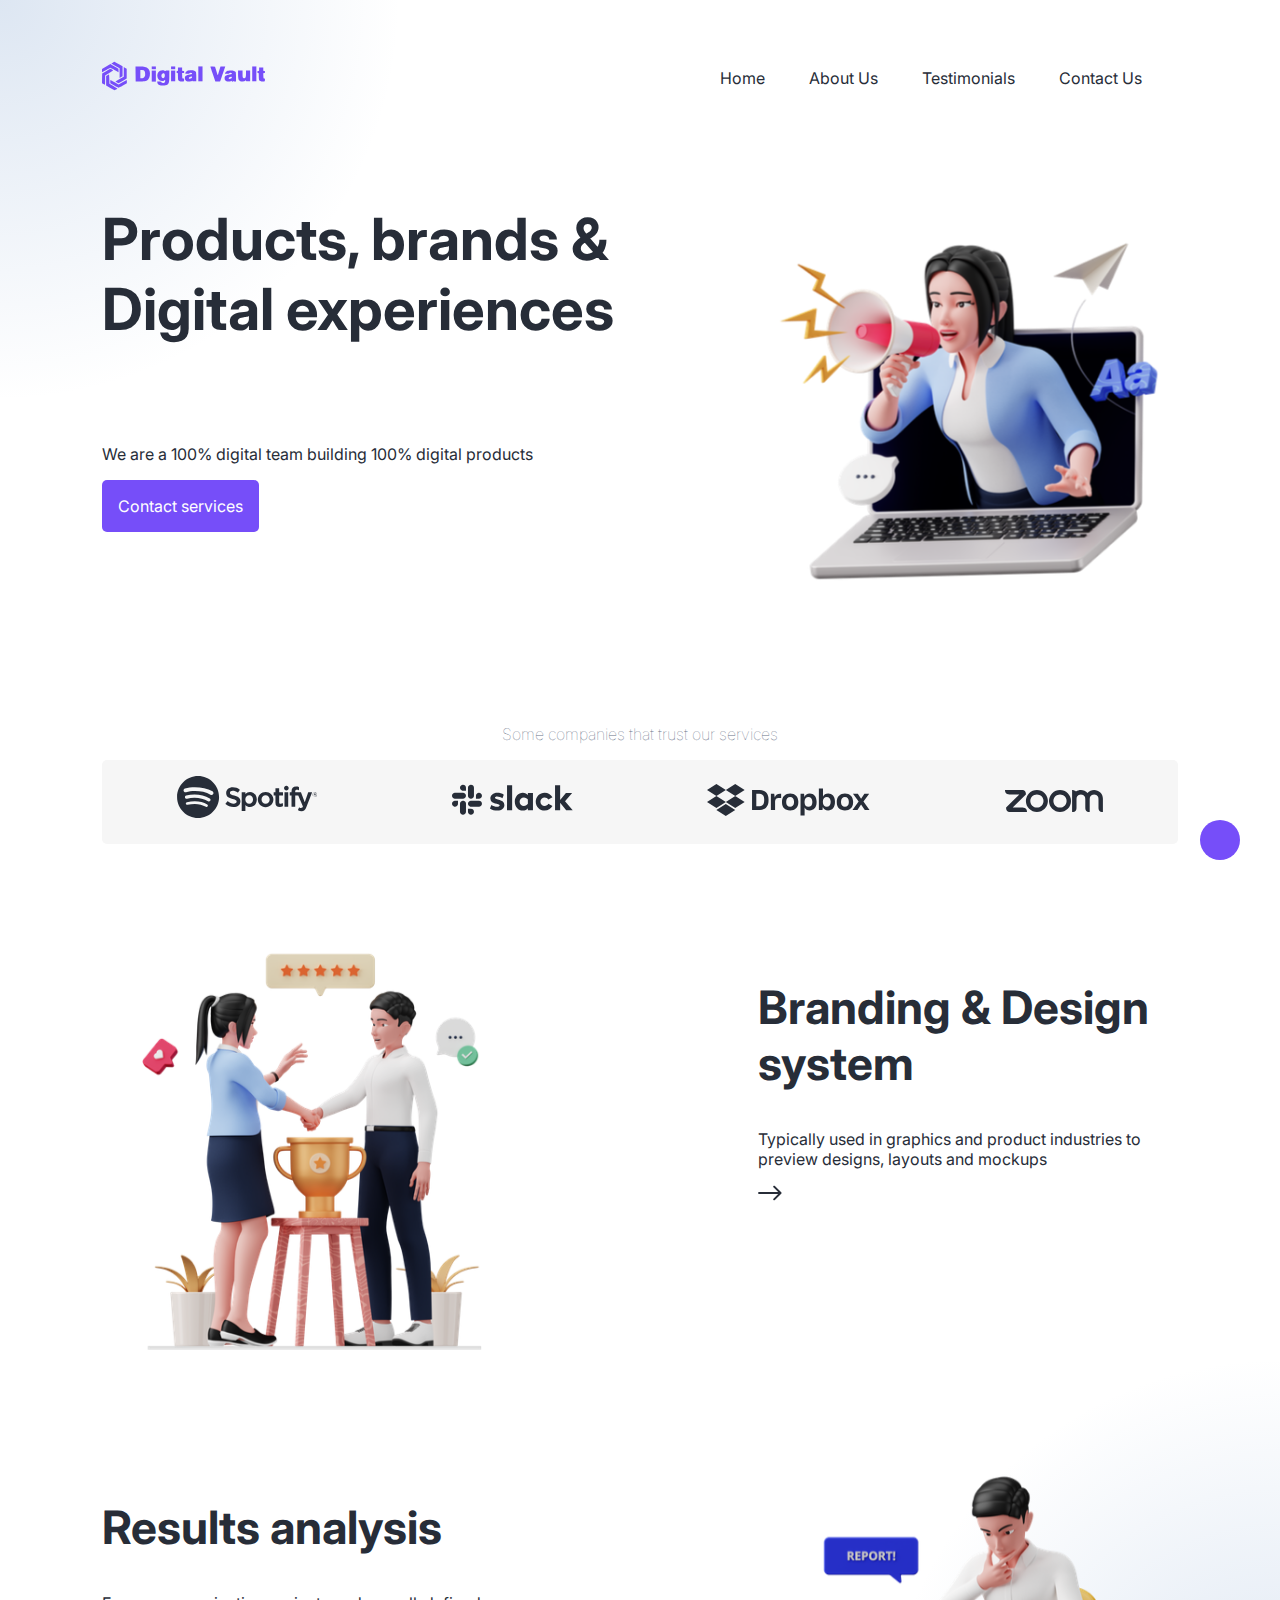
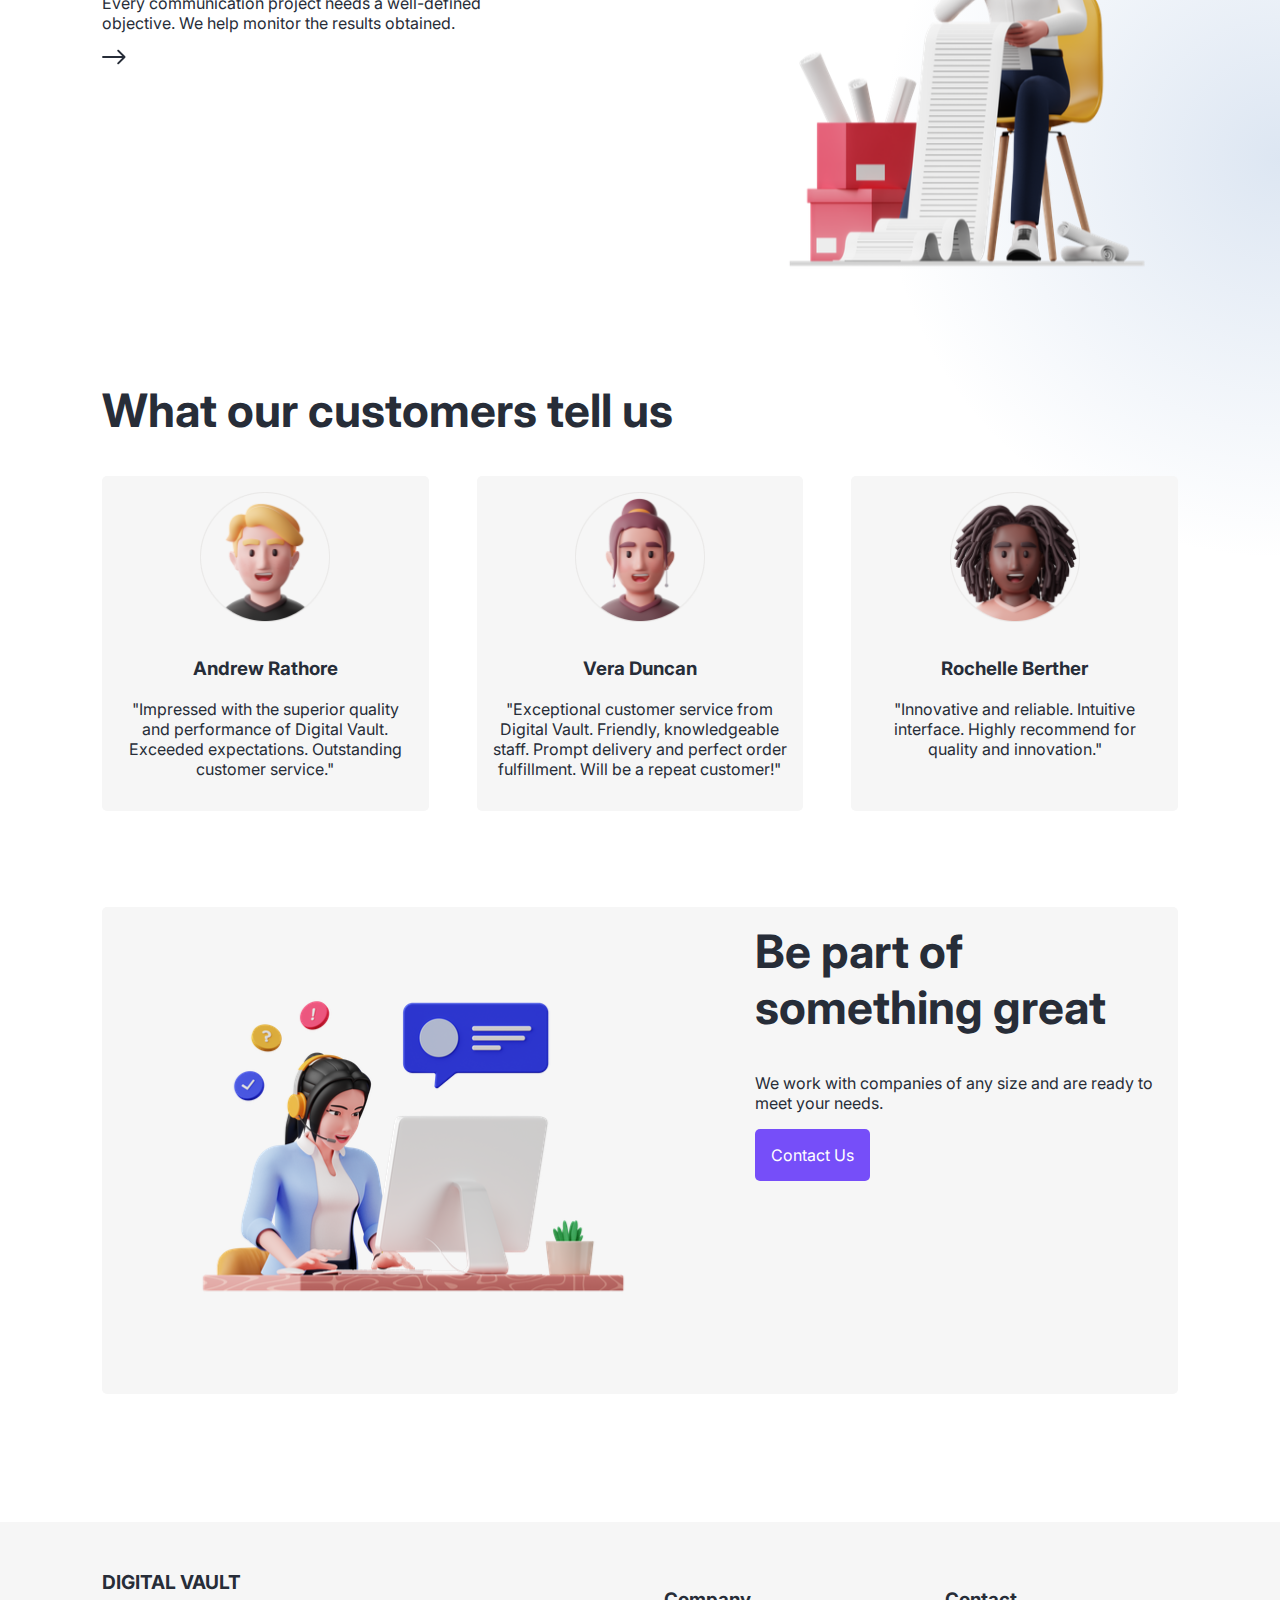
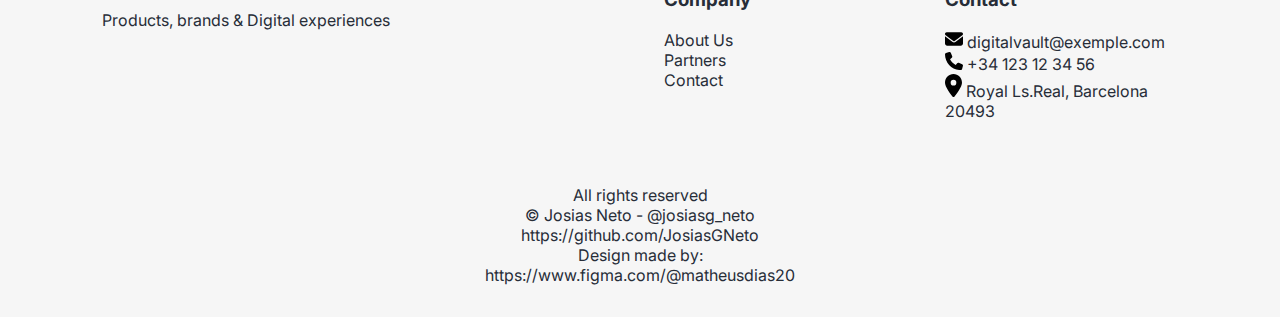
<file: Website-Digital-Vault/index.html>
<!DOCTYPE html>
<html lang="en-us">
<head>
    <meta charset="UTF-8">
    <meta name="viewport" content="width=device-width, initial-scale=1.0">
    <link rel="shortcut icon" href="images/favicon.ico" type="image/x-icon">
    <link rel="stylesheet" href="https://cdnjs.cloudflare.com/ajax/libs/font-awesome/6.5.1/css/all.min.css" integrity="sha512-DTOQO9RWCH3ppGqcWaEA1BIZOC6xxalwEsw9c2QQeAIftl+Vegovlnee1c9QX4TctnWMn13TZye+giMm8e2LwA==" crossorigin="anonymous" referrerpolicy="no-referrer" />
    <link rel="stylesheet" href="styles/style.css">
    <link rel="stylesheet" href="styles/media.css">
    
    <title>Digital Vault</title>
</head>
<body>

    <a href="#" class="gotop-btn"><i class="fa-solid fa-sort-up"></i></a>
    
    <div class="content-wrapper-center" id="home">

        <header class="header">
            <a href="index.html"><img src="images/digital-vault-logo.svg" alt="Logotipo Ser Digital"></a>
            <nav>
                <input type="checkbox" class="menu-btn hide" id="menu-btn">
                <label for="menu-btn" class="menu-icon">
                    <span class="nav-icon"></span>
                </label>
                <ul class="header-menu">
                    <li><a href="index.html#home">Home</a></li>
                    <li><a href="index.html#about">About Us</a></li>
                    <li><a href="index.html#testimonials">Testimonials</a></li>
                    <li><a href="index.html#contact">Contact Us</a></li>
                </ul>
            </nav>
        </header>

        <!-- Hero Banner -->
        <section class="hero row">
            <div class="content sm-12 lg-7">
                <header>
                    <h1 class="hero_title">Products, brands &amp; Digital experiences</h1>
                    <p>We are a 100% digital team building 100% digital products</p>
                </header>
                <a href="contact.html" class="btn">Contact services</a>
            </div>
            <div class="image sm-12 lg-5">
                <img src="images/online-business-marketing.png" alt="" class="hero_image">
            </div>
        </section> 

        <!-- Brands -->
        <section class="brands">
            <h2>Some companies that trust our services</h2>
            <ul>
                <li><img src="images/spotify.svg" alt="Spotify Logo"></li>
                <li><img src="images/slack.svg" alt="Slack Logo"></li>
                <li><img src="images/dropbox.svg" alt="Dropbox Logo"></li>
                <li><img src="images/zoom.svg" alt="Zoom Logo"></li>
            </ul>
        </section>

        <!-- Branding Section -->
        <section class="branding row" id="about">
            <article class="sm-12 md-7-12 lg-8-12">
                <h2>Branding &amp; Design system</h2>
                <p>Typically used in graphics and product industries to preview designs, layouts and mockups</p>
                <a href="#"><span class="hide" aria-hidden="false">More</span><img src="images/Arrow.svg" alt="" aria-hidden="true"></a>
            </article>
            <div class="image sm-12 md-1-6 lg-1-5">
                <img src="images/business-deal.png" alt="">
            </div>
        </section>

        <!-- Results section -->
        <section class="results row">
            <article class="sm-12 md-6 lg-5">
                <h2>Results analysis</h2>
                <p>Every communication project needs a well-defined objective. We help monitor the results obtained.</p>
                <a href="#"><span class="hide" aria-hidden="false">More</span> <img src="images/Arrow.svg" alt="" aria-hidden="true"></a>
            </article>
            <div class="image sm-12 md-6 lg-8-12">
                <img src="images/businessman-checking-financial-report.png" alt="">
            </div>
        </section>

        <!-- Testimonials -->
        <section class="testimonials" id="testimonials">
            <h2 class="testimonials_title">What our customers tell us</h2>
            <div class="testimonials_wrapper row lg-4">
                <article class="comment sm-12 lg-4">
                    <div class="comment_card">
                        <img src="images/western-man-4975942-4159828-1-2x.png" alt="Client Andrew Rathore" class="comment_thumb">
                        <div class="comment_content">
                            <h3 class="comment_name">Andrew Rathore</h3>
                            <p>"Impressed with the superior quality and performance of Digital Vault. Exceeded expectations. Outstanding customer service."</p>
                        </div>
                    </div>
                </article>
                <article class="comment sm-12 lg-4">
                    <div class="comment_card">
                        <img src="images/western-man-4975942-4159828-2-2x.png" alt="Client Vera Duncan" class="comment_thumb">
                        <div class="comment_content">
                            <h3 class="comment_name">Vera Duncan</h3>
                            <p>"Exceptional customer service from Digital Vault. Friendly, knowledgeable staff. Prompt delivery and perfect order fulfillment. Will be a repeat customer!"</p>
                        </div>
                    </div>
                </article>
                <article class="comment sm-12 lg-4">
                    <div class="comment_card">
                        <img src="images/western-man-4975942-4159828-3-2x.png" alt="Client Rochelle Berther" class="comment_thumb">
                        <div class="comment_content">
                            <h3 class="comment_name">Rochelle Berther</h3>
                            <p>"Innovative and reliable. Intuitive interface. Highly recommend for quality and innovation."</p>
                        </div>
                    </div>
                </article>
            </div>
        </section>

        <article class="contact row" id="contact">
            <div class="contact_content sm-12 lg-8-12">
                <h2 class="contact_title">Be part of something great</h2>
                <p>We work with companies of any size and are ready to meet your needs.</p>
                <a href="" class="btn">Contact Us</a>
            </div>
            <div class="contact_image sm-12 lg-1-7">
                <img src="images/customer-support.png" alt="Woman providing customer service">
            </div>
        </article>
    </div>

    <!-- Footer -->
    <footer class="footer">
        <div class="content-wrapper-center row">
            <section class="sm-12 md-9 lg-6">
                <header>
                    <a href="index.html" class="logo">Digital Vault</a>
                    <p>Products, brands &amp; Digital experiences</p>
                </header>
                <ul class="icons">
                    <li><a href="#"><i class="fa-brands fa-square-instagram" area-hiden="true"></i><span class="hide">Instagram</span></a></li>
                    <li><a href="#"><i class="fa-brands fa-twitter" area-hiden="true"></i><span class="hide">Twitter</span></a></li>
                    <li><a href="#"><i class="fa-brands fa-linkedin" area-hiden="true"></i><span class="hide">Linkedin</span></a></li>
                    <li><a href="#"><i class="fa-brands fa-youtube" area-hiden="true"></i><span class="hide">Youtube</span></a></li>
                </ul>
            </section>
            <section class="sm-12 md-3 lg-3">
                <header>
                    <h3>Company</h3>
                </header>
                <ul>
                    <li><a href="#">About Us</a></li>
                    <li><a href="#">Partners</a></li>
                    <li><a href="#">Contact</a></li>
                </ul>
            </section>
            <section class="sm-12 lg-3">
                <header>
                    <h3>Contact</h3>
                </header>
                <ul>
                    <li><img src="images/mail.svg" width="18" alt=""> digitalvault@exemple.com</li>
                    <li><img src="images/phone.svg" width="18" alt=""> +34 123 12 34 56</li>
                    <li><img src="images/location.svg" width="17" alt=""> Royal Ls.Real, Barcelona 20493</li>
                </ul>
            </section>
            <section class="copyright sm-12">
                All rights reserved <br>
                &copy; Josias Neto - @josiasg_neto <br>
                https://github.com/JosiasGNeto <br>
                Design made by: <br>
                https://www.figma.com/@matheusdias20 
            </section>
        </div> 
    </footer>
</body> 
</html>
</file>
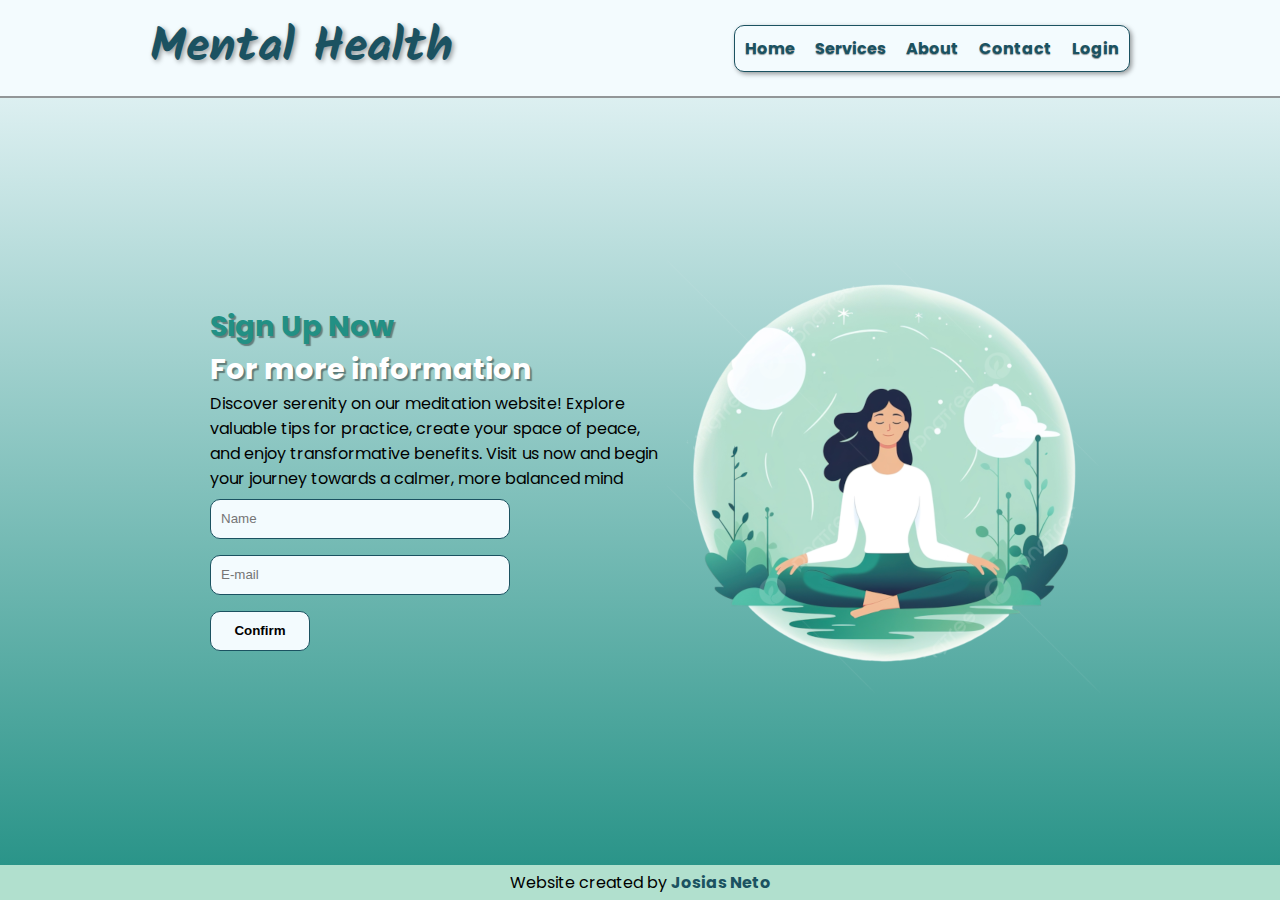
<file: Website-Landing-Page/index.html>
<!DOCTYPE html>
<html lang="en">
<head>
    <meta charset="UTF-8">
    <meta name="viewport" content="width=device-width, initial-scale=1.0">

    <link rel="shortcut icon" href="images/favicon.ico" type="image/x-icon">
    <link rel="stylesheet" href="styles/style.css">
    <link rel="stylesheet" href="styles/media.css">
    
    <title>Mental Health</title>
</head>
<body>
    <header>
        <h1>Mental Health</h1>
        <nav id="itens">
            <ul>
                <li><a href="#">Home</a></li>
                <li><a href="#">Services</a></li>
                <li><a href="#">About</a></li>
                <li><a href="#">Contact</a></li>
                <li><a href="#">Login</a></li>
            </ul>
        </nav>
    </header>
    <main>
        <div class="left-side">
            <h2><span class="sign">Sign Up Now</span> <br> For more information</h2>
            <p>
                Discover serenity on our meditation website!
                Explore valuable tips for practice, create your space of peace, and enjoy transformative benefits.
                Visit us now and begin your journey towards a calmer, more balanced mind
            </p>
            <form action="#" method="post">
                <input type="text" autocomplete="email" placeholder="Name" minlength="5" maxlength="30" required>
                <input type="email" autocomplete="email" placeholder="E-mail" minlength="5" maxlength="35" required>
                <input id="send-button" type="submit" value="Confirm">
            </form>
        </div>    
            <picture>
                <source media="(max-width: 960px)" srcset="images/meditation-small.png" type="image/png">
                <img src="images/meditation.png" alt="Meditating Woman">
            </picture>    
    </main>
    <footer>
        <p>Website created by <a href="https://github.com/JosiasGNeto" target="_blank" rel="external">Josias Neto</a></p>
    </footer>
</body>
</html>
</file>
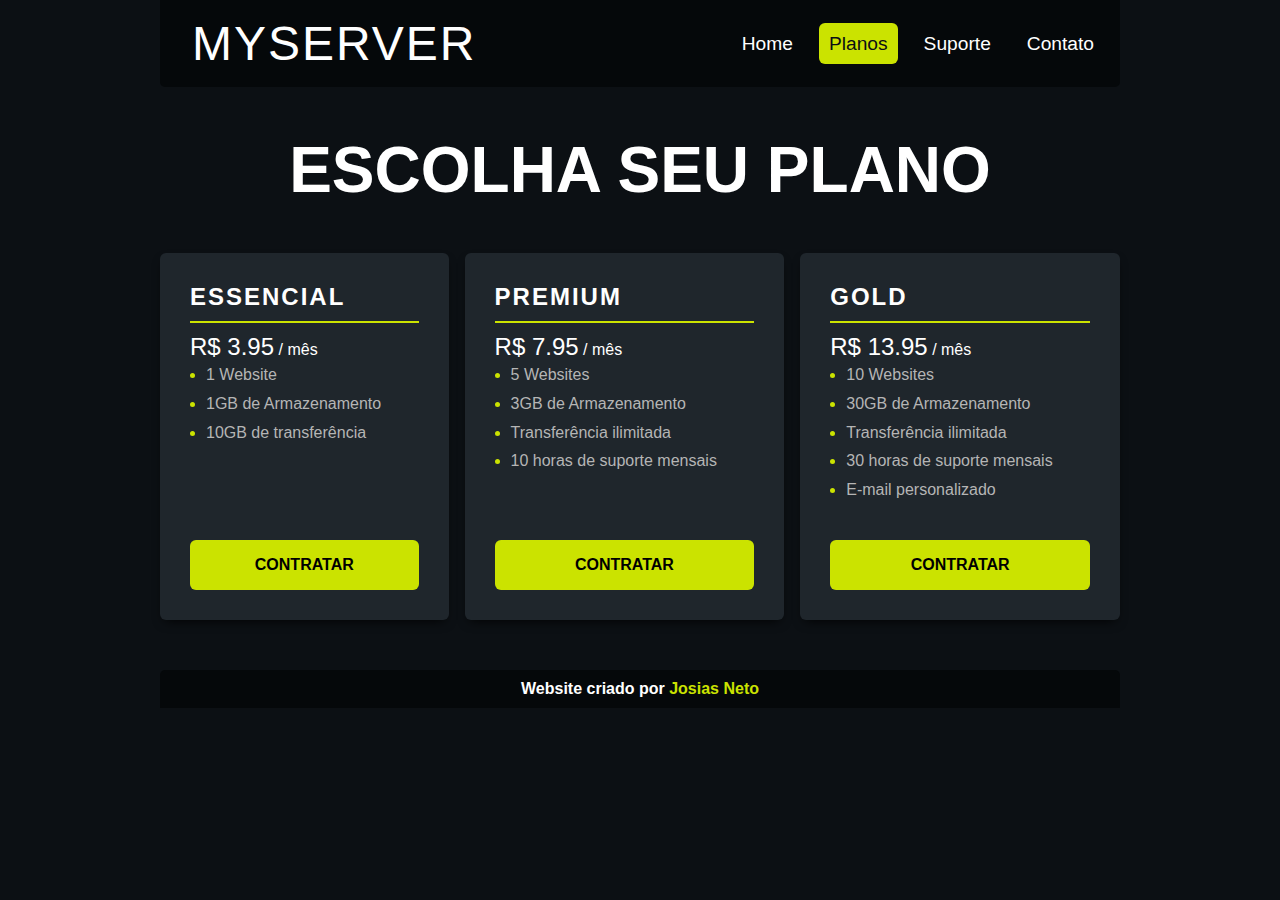
<file: Website-Project-Cards/index.html>
<!DOCTYPE html>
<html lang="pt-br">
<head>
    <meta charset="UTF-8">
    <meta name="viewport" content="width=device-width, initial-scale=1.0">
    <link rel="stylesheet" href="styles/style.css">
    <link rel="stylesheet" href="styles/media.css">
    <link rel="shortcut icon" href="favicon.ico" type="image/x-icon">
    <title>My Server</title>
</head>
<body>
    <header class="header">
        <div class="header__logo">MyServer</div>
        <nav class="header__nav">
            <ul>
                <li><a href="#">Home</a></li>
                <li><a href="#" class="header__nav--active">Planos</a></li>
                <li><a href="#">Suporte</a></li>
                <li><a href="#">Contato</a></li>
            </ul>
        </nav>
    </header>

    <h1 class="main-title">Escolha seu plano</h1>

    <section class="pricing">
        <div class="pricing-plan">
            <h2 class="pricing-plan__title">Essencial</h2>
            <p><span class="pricing-plan__price">R$ 3.95</span> / mês</p>
            <ul class="pricing-plan__features">
                <li>1 Website</li>
                <li>1GB de Armazenamento</li>
                <li>10GB de transferência</li>
            </ul>
            <a href="#" class="pricing-plan__cta">Contratar</a>
        </div>

        <div class="pricing-plan">
            <h2 class="pricing-plan__title">Premium</h2>
            <p><span class="pricing-plan__price">R$ 7.95</span> / mês</p>
            <ul class="pricing-plan__features">
                <li>5 Websites</li>
                <li>3GB de Armazenamento</li>
                <li>Transferência ilimitada</li>
                <li>10 horas de suporte mensais</li>
            </ul>
            <a href="#" class="pricing-plan__cta">Contratar</a>
        </div>

        <div class="pricing-plan">
            <h2 class="pricing-plan__title">Gold</h2>
            <p><span class="pricing-plan__price">R$ 13.95</span> / mês</p>
            <ul class="pricing-plan__features">
                <li>10 Websites</li>
                <li>30GB de Armazenamento</li>
                <li>Transferência ilimitada</li>
                <li>30 horas de suporte mensais</li>
                <li>E-mail personalizado</li>
            </ul>
            <a href="#" class="pricing-plan__cta">Contratar</a>
        </div>
    </section>
    <footer class="footer">
        <p class="footer-github">Website criado por <a href="https://github.com/JosiasGNeto">Josias Neto</a></p>
    </footer>
</body>
</html>
</file>
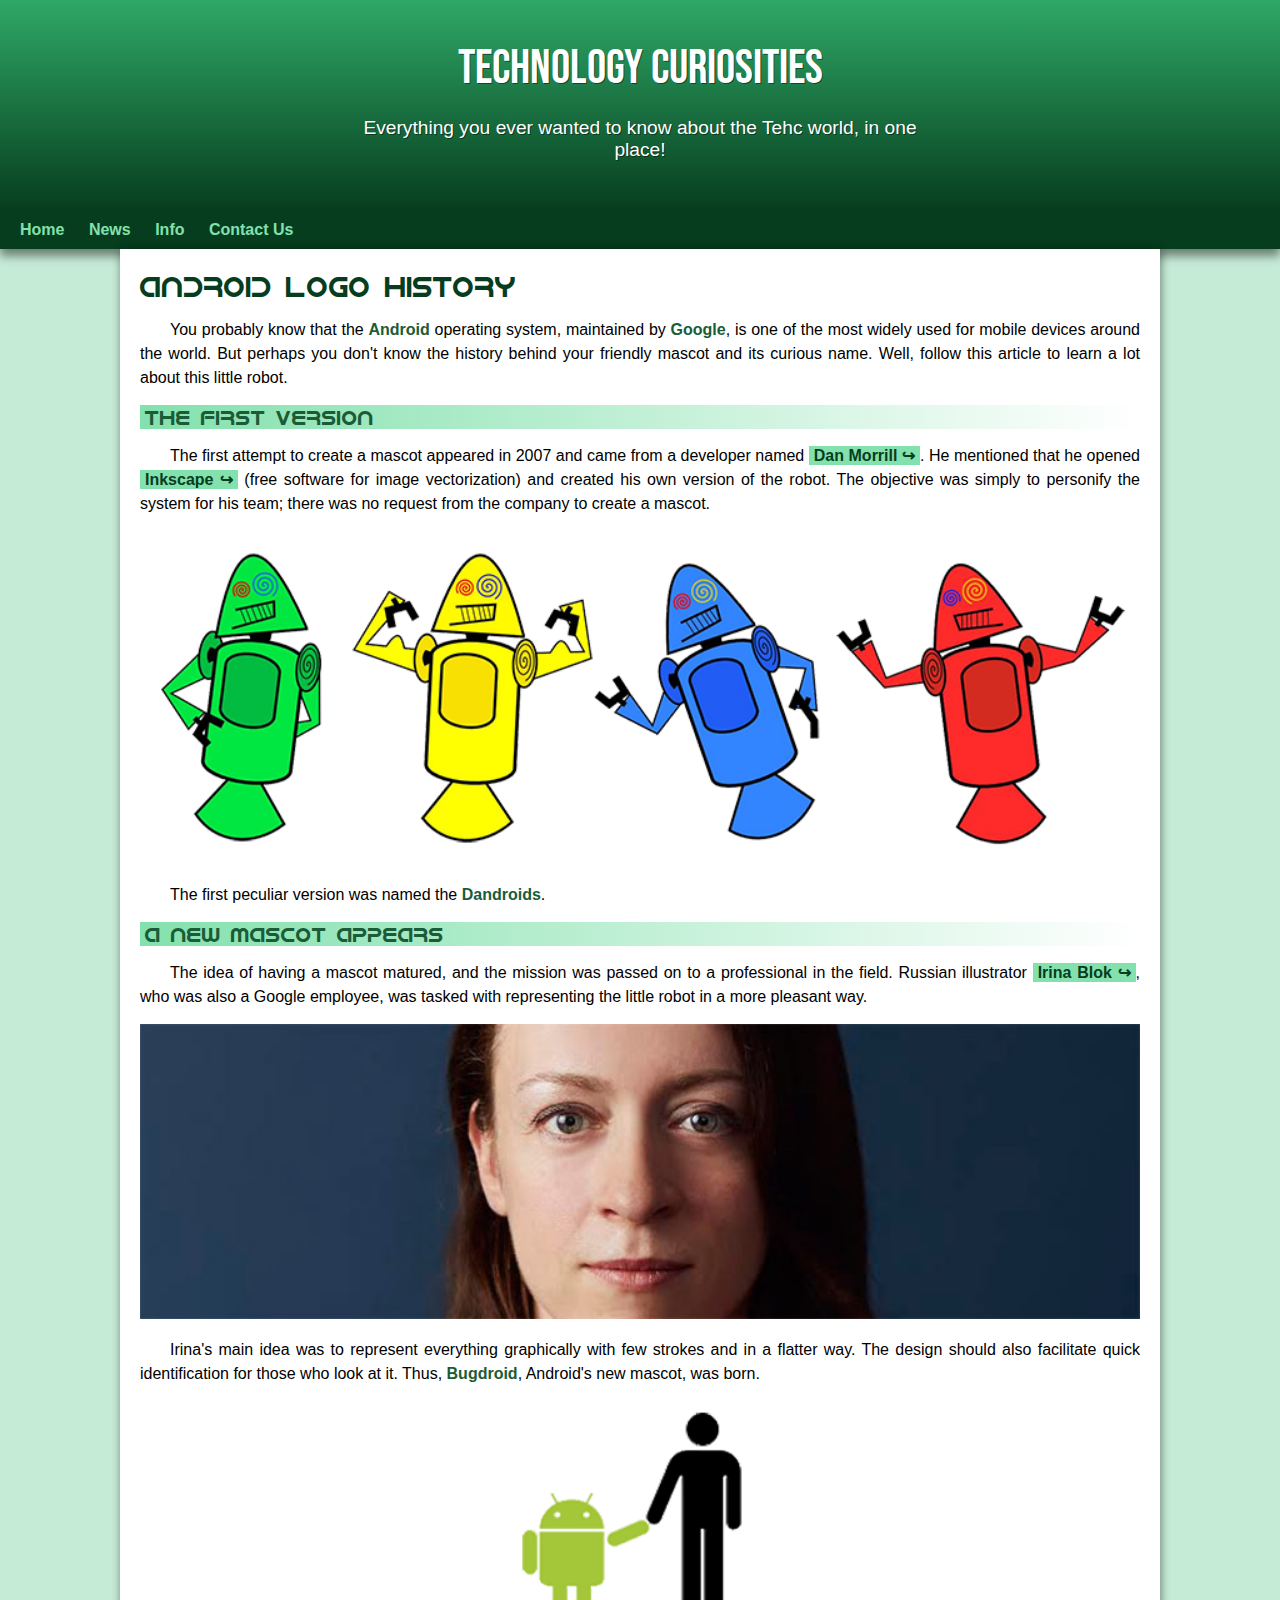
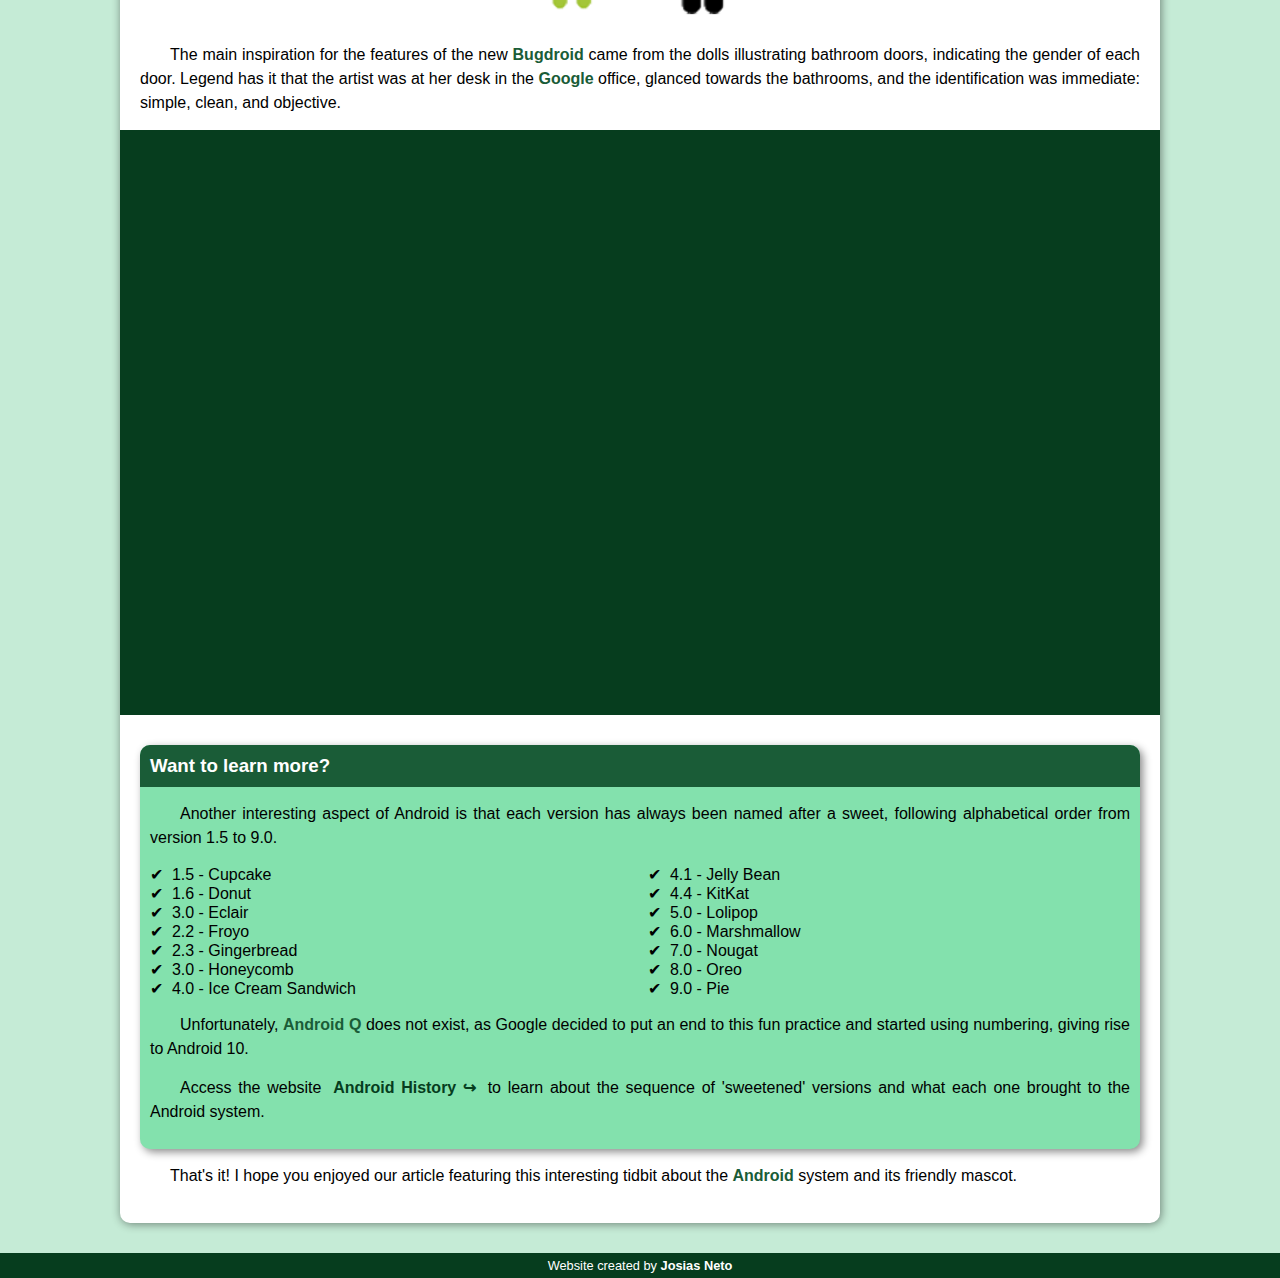
<file: Website-Android/android.html>
<!DOCTYPE html>
<html lang="en">
<head>
    <meta charset="UTF-8">
    <meta name="viewport" content="width=device-width, initial-scale=1.0">
    <title>Android History</title>
    <link rel="shortcut icon" href="images/favicon.ico" type="image/x-icon">
    <link rel="stylesheet" href="styles/style.css">
</head>
<body>
    <header>
        <h1>Technology Curiosities</h1>
        <p>Everything you ever wanted to know about the Tehc world, in one place!</p>
    </header>
    <nav> 
        <a href="#">Home</a>
        <a href="#">News</a>
        <a href="#">Info</a>
        <a href="#">Contact Us</a>
    </nav>
    <main>
        <article>
            <h1>Android logo history</h1>

            <p>You probably know that the <strong>Android</strong> operating system, maintained by <strong>Google</strong>, is one of the most widely used for mobile devices around the world. But perhaps you don't know the history behind your friendly mascot and its curious name. Well, follow this article to learn a lot about this little robot.</p>

            <h2>The first version</h2>
            <p>The first attempt to create a mascot appeared in 2007 and came from a developer named <a class="extern" href="https://androidcommunity.com/dan-morrill-shows-us-the-android-mascot-that-almost-was-20130103/" target="_blank" rel="external">Dan Morrill</a>. He mentioned that he opened <a class="extern" href="https://inkscape.org" target="_blank" rel="external">Inkscape</a> (free software for image vectorization) and created his own version of the robot. The objective was simply to personify the system for his team; there was no request from the company to create a mascot.</p>

            <picture>
                <source media="(max-width: 650px)" srcset="images/dan-droids-pq.png" type="image/png">
                <img src="images/dan-droids.png" alt="Android's first mascot">
            </picture>

            <p>The first peculiar version was named the <strong>Dandroids</strong>.</p>
        
            <h2>A new mascot appears</h2>

            <p>The idea of having a mascot matured, and the mission was passed on to a professional in the field. Russian illustrator <a class="extern" href="https://www.irinablok.com/android" target="_blank" rel="external">Irina Blok</a>, who was also a Google employee, was tasked with representing the little robot in a more pleasant way.</p>

            <picture>
                <source media="(max-width: 650px)" srcset="images/irina-blok-pq.jpg" type="image/jpg">
                <img src="images/irina-blok.jpg" alt="Irina Blok, creator of Bugdroid">
            </picture>

            <p>Irina's main idea was to represent everything graphically with few strokes and in a flatter way. The design should also facilitate quick identification for those who look at it. Thus, <strong>Bugdroid</strong>, Android's new mascot, was born.</p>

            <img src="images/bugdroid.png" class="small" alt="Bugdroid">

            <p>The main inspiration for the features of the new <strong>Bugdroid</strong> came from the dolls illustrating bathroom doors, indicating the gender of each door. Legend has it that the artist was at her desk in the <strong>Google</strong> office, glanced towards the bathrooms, and the identification was immediate: simple, clean, and objective.</p>

            <div class="video">
                <iframe width="560" height="320" src="https://www.youtube.com/embed/l2UDgpLz20M?si=c0cBCILkmMFvevNz" title="YouTube video player" frameborder="0" allow="accelerometer; autoplay; clipboard-write; encrypted-media; gyroscope; picture-in-picture; web-share" allowfullscreen></iframe>
            </div>

            <aside>
                <h3>Want to learn more?</h3>
                <p>Another interesting aspect of Android is that each version has always been named after a sweet, following alphabetical order from version 1.5 to 9.0.</p>

                <ul>
                    <li>1.5 - Cupcake</li>
                    <li>1.6 - Donut</li>
                    <li>3.0 -  Eclair</li>
                    <li>2.2 - Froyo</li>
                    <li>2.3 - Gingerbread</li>
                    <li>3.0 - Honeycomb</li>
                    <li>4.0 - Ice Cream Sandwich</li>
                    <li>4.1 - Jelly Bean</li>
                    <li>4.4 - KitKat</li>
                    <li>5.0 - Lolipop</li>
                    <li>6.0 - Marshmallow</li>
                    <li>7.0 - Nougat</li>
                    <li>8.0 - Oreo</li>
                    <li>9.0 - Pie</li>
                </ul>

                <p>Unfortunately, <strong>Android Q</strong> does not exist, as Google decided to put an end to this fun practice and started using numbering, giving rise to Android 10.</p>

                <p>Access the website <a class="extern" href="https://www.androidauthority.com/history-android-os-name-789433/" target="_blank" rel="external">Android History</a> to learn about the sequence of 'sweetened' versions and what each one brought to the Android system.</p>

            </aside>

            <p>That's it! I hope you enjoyed our article featuring this interesting tidbit about the <strong>Android</strong> system and its friendly mascot.</p>

        </article>
    </main>
    <footer>
        <p>Website created by <a href="https://github.com/JosiasGNeto" target="_blank" rel="external">Josias Neto</a></p>
    </footer>
</body>
</html>
</file>
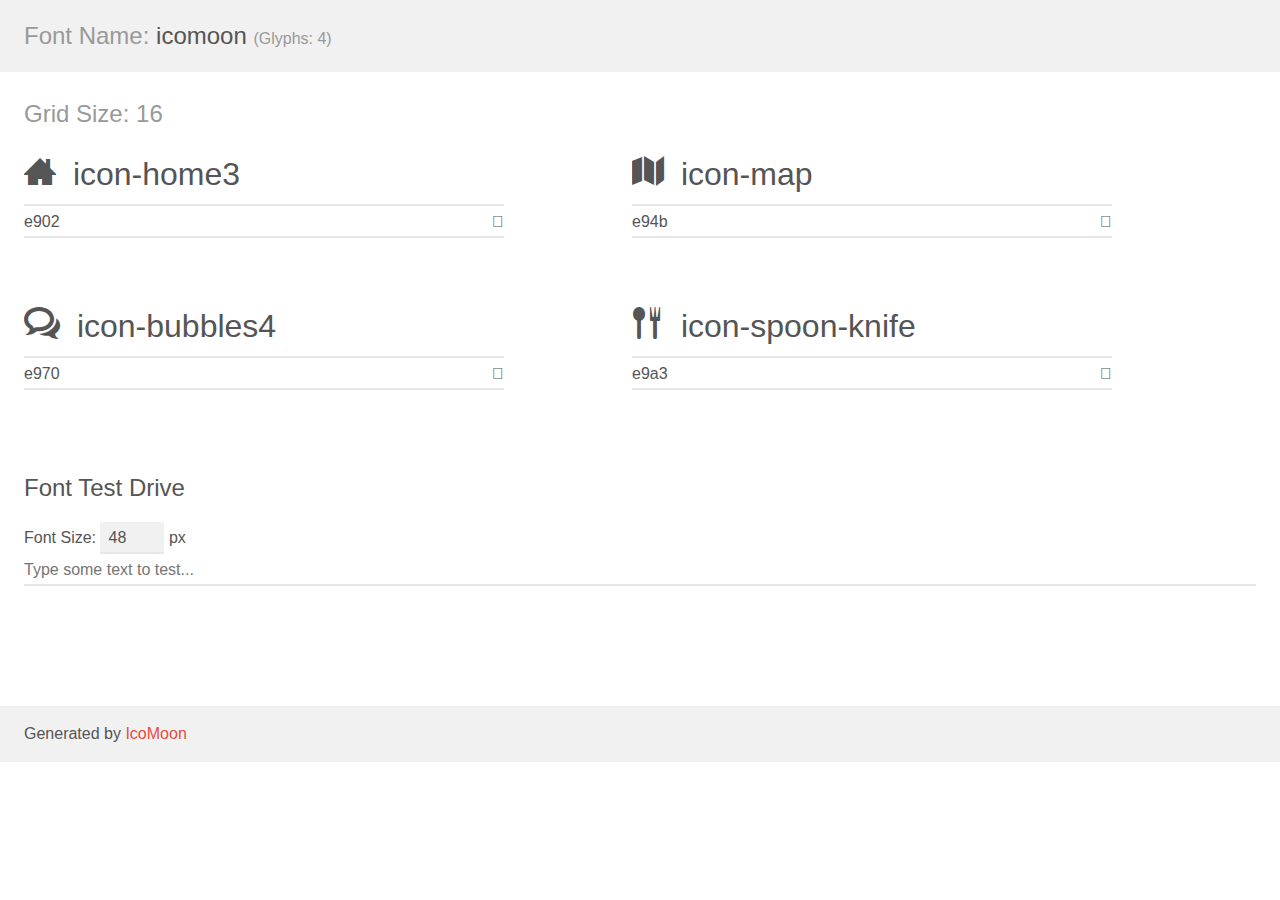
<file: Website-Angels-Hostels/assets/icomoon-icon/demo.html>
<!doctype html>
<html>
<head>
    <meta charset="utf-8">
    <title>IcoMoon Demo</title>
    <meta name="description" content="An Icon Font Generated By IcoMoon.io">
    <meta name="viewport" content="width=device-width, initial-scale=1">
    <link rel="stylesheet" href="demo-files/demo.css">
    <link rel="stylesheet" href="style.css"></head>
<body>
    <div class="bgc1 clearfix">
        <h1 class="mhmm mvm"><span class="fgc1">Font Name:</span> icomoon <small class="fgc1">(Glyphs:&nbsp;4)</small></h1>
    </div>
    <div class="clearfix mhl ptl">
        <h1 class="mvm mtn fgc1">Grid Size: 16</h1>
        <div class="glyph fs1">
            <div class="clearfix bshadow0 pbs">
                <span class="icon-home3"></span>
                <span class="mls"> icon-home3</span>
            </div>
            <fieldset class="fs0 size1of1 clearfix hidden-false">
                <input type="text" readonly value="e902" class="unit size1of2" />
                <input type="text" maxlength="1" readonly value="&#xe902;" class="unitRight size1of2 talign-right" />
            </fieldset>
            <div class="fs0 bshadow0 clearfix hidden-true">
                <span class="unit pvs fgc1">liga: </span>
                <input type="text" readonly value="home3, house3" class="liga unitRight" />
            </div>
        </div>
        <div class="glyph fs1">
            <div class="clearfix bshadow0 pbs">
                <span class="icon-map"></span>
                <span class="mls"> icon-map</span>
            </div>
            <fieldset class="fs0 size1of1 clearfix hidden-false">
                <input type="text" readonly value="e94b" class="unit size1of2" />
                <input type="text" maxlength="1" readonly value="&#xe94b;" class="unitRight size1of2 talign-right" />
            </fieldset>
            <div class="fs0 bshadow0 clearfix hidden-true">
                <span class="unit pvs fgc1">liga: </span>
                <input type="text" readonly value="map, guide" class="liga unitRight" />
            </div>
        </div>
        <div class="glyph fs1">
            <div class="clearfix bshadow0 pbs">
                <span class="icon-bubbles4"></span>
                <span class="mls"> icon-bubbles4</span>
            </div>
            <fieldset class="fs0 size1of1 clearfix hidden-false">
                <input type="text" readonly value="e970" class="unit size1of2" />
                <input type="text" maxlength="1" readonly value="&#xe970;" class="unitRight size1of2 talign-right" />
            </fieldset>
            <div class="fs0 bshadow0 clearfix hidden-true">
                <span class="unit pvs fgc1">liga: </span>
                <input type="text" readonly value="bubbles4, comments4" class="liga unitRight" />
            </div>
        </div>
        <div class="glyph fs1">
            <div class="clearfix bshadow0 pbs">
                <span class="icon-spoon-knife"></span>
                <span class="mls"> icon-spoon-knife</span>
            </div>
            <fieldset class="fs0 size1of1 clearfix hidden-false">
                <input type="text" readonly value="e9a3" class="unit size1of2" />
                <input type="text" maxlength="1" readonly value="&#xe9a3;" class="unitRight size1of2 talign-right" />
            </fieldset>
            <div class="fs0 bshadow0 clearfix hidden-true">
                <span class="unit pvs fgc1">liga: </span>
                <input type="text" readonly value="spoon-knife, food" class="liga unitRight" />
            </div>
        </div>
    </div>

    <!--[if gt IE 8]><!-->
    <div class="mhl clearfix mbl">
        <h1>Font Test Drive</h1>
        <label>
            Font Size: <input id="fontSize" type="number" class="textbox0 mbm"
            min="8" value="48" />
            px
        </label>
        <input id="testText" type="text" class="phl size1of1 mvl"
        placeholder="Type some text to test..." value=""/>
        <div id="testDrive" class="icon-" style="font-family: icomoon">&nbsp;
        </div>
    </div>
    <!--<![endif]-->
    <div class="bgc1 clearfix">
        <p class="mhl">Generated by <a href="https://icomoon.io/app">IcoMoon</a></p>
    </div>

    <script src="demo-files/demo.js"></script>
</body>
</html>
</file>
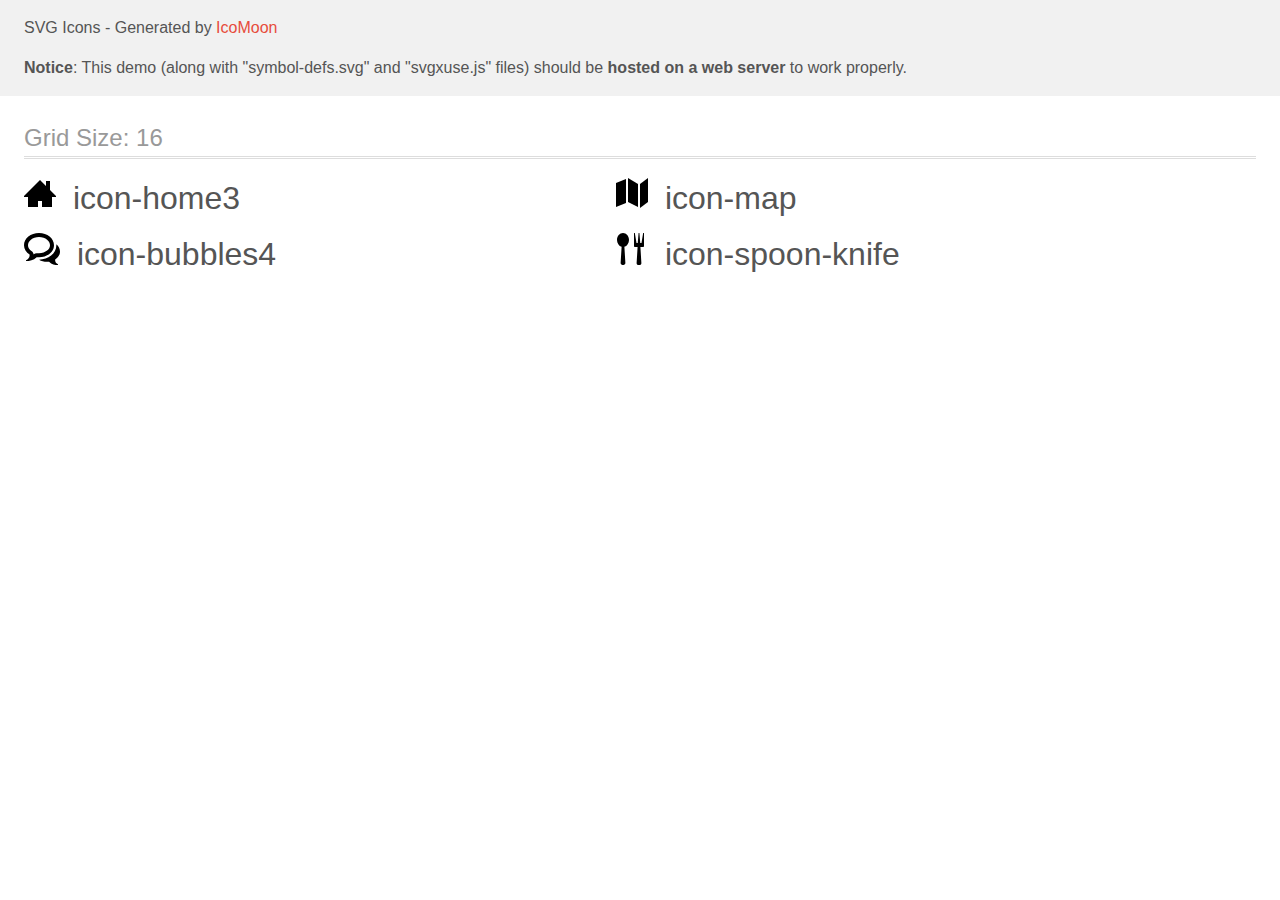
<file: Website-Angels-Hostels/assets/icomoon-svg/demo-external-svg.html>
<!doctype html>
<html>
<head>
    <title>IcoMoon - SVG Icons</title>
    <meta charset="utf-8">
    <meta name="viewport" content="width=device-width, initial-scale=1">
    <link rel="stylesheet" href="demo-files/demo.css">
    <link rel="stylesheet" href="style.css">
</head>
<body>
<header class="bgc1 clearfix">
<div class="mhl">
    <p>SVG Icons - Generated by <a href="https://icomoon.io/app">IcoMoon</a></p><p><strong>Notice</strong>: This demo (along with "symbol-defs.svg" and "svgxuse.js" files) should be <b>hosted on a web server</b> to work properly.</p>
</div>
</header>
    <div class="clearfix mhl ptl">
        <h1 class="mvm mtn fgc1">Grid Size: 16</h1>
        <div class="glyph fs1">
            <div class="clearfix pbs">
                <svg class="icon icon-home3"><use xlink:href="symbol-defs.svg#icon-home3"></use></svg><span class="name"> icon-home3</span>
            </div>
        </div>
        <div class="glyph fs1">
            <div class="clearfix pbs">
                <svg class="icon icon-map"><use xlink:href="symbol-defs.svg#icon-map"></use></svg><span class="name"> icon-map</span>
            </div>
        </div>
        <div class="glyph fs1">
            <div class="clearfix pbs">
                <svg class="icon icon-bubbles4"><use xlink:href="symbol-defs.svg#icon-bubbles4"></use></svg><span class="name"> icon-bubbles4</span>
            </div>
        </div>
        <div class="glyph fs1">
            <div class="clearfix pbs">
                <svg class="icon icon-spoon-knife"><use xlink:href="symbol-defs.svg#icon-spoon-knife"></use></svg><span class="name"> icon-spoon-knife</span>
            </div>
        </div>
  </div>
<script defer src="svgxuse.js"></script>
</body>
</html>
</file>
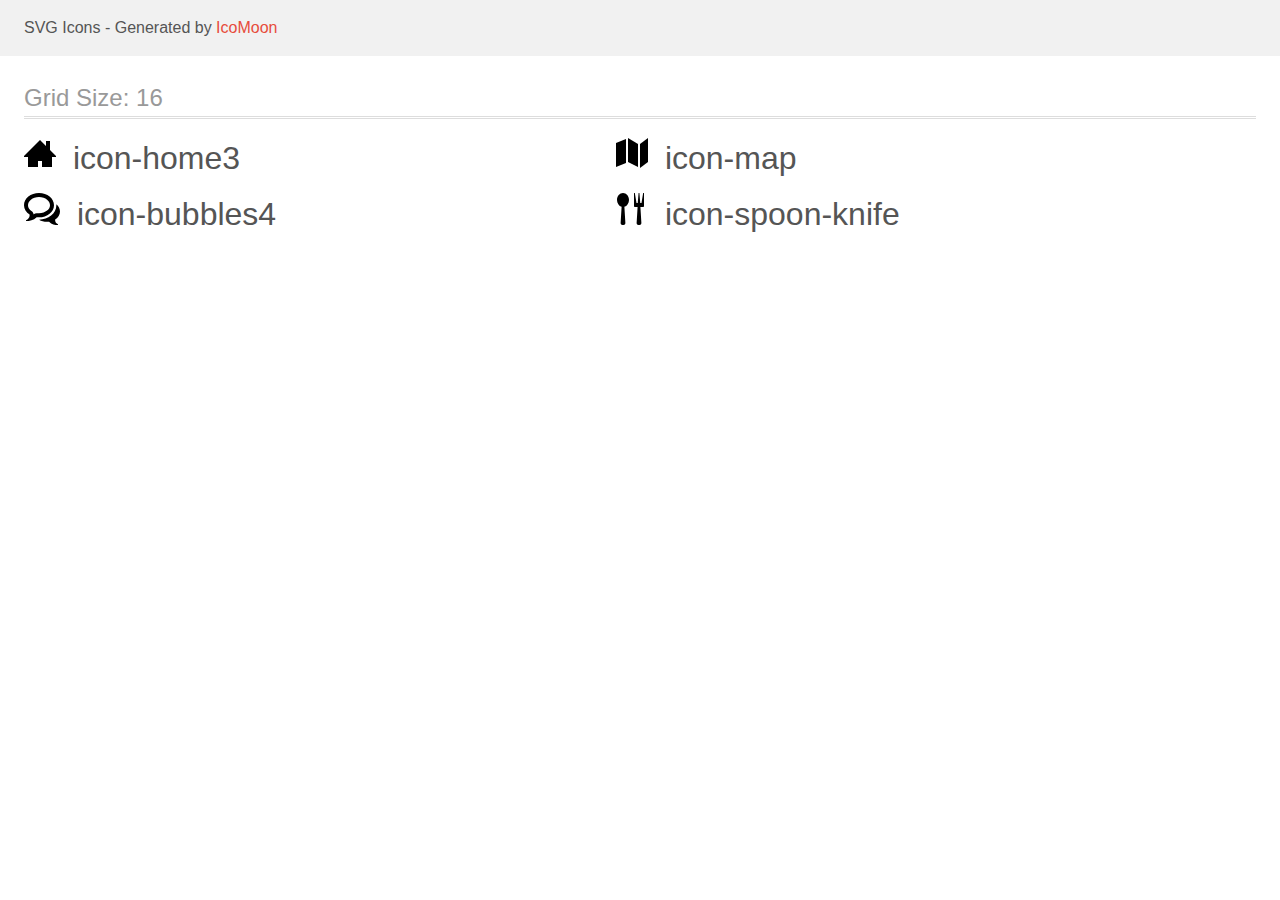
<file: Website-Angels-Hostels/assets/icomoon-svg/demo.html>
<!doctype html>
<html>
<head>
    <title>IcoMoon - SVG Icons</title>
    <meta charset="utf-8">
    <meta name="viewport" content="width=device-width, initial-scale=1">
    <link rel="stylesheet" href="demo-files/demo.css">
    <link rel="stylesheet" href="style.css">
</head>
<body>
<svg aria-hidden="true" style="position: absolute; width: 0; height: 0; overflow: hidden;" version="1.1" xmlns="http://www.w3.org/2000/svg" xmlns:xlink="http://www.w3.org/1999/xlink">
<defs>
<symbol id="icon-home3" viewBox="0 0 32 32">
<path d="M32 19l-6-6v-9h-4v5l-6-6-16 16v1h4v10h10v-6h4v6h10v-10h4z"></path>
</symbol>
<symbol id="icon-map" viewBox="0 0 32 32">
<path d="M0 6l10-4v24l-10 4z"></path>
<path d="M12 1l10 6v23l-10-5z"></path>
<path d="M24 7l8-6v24l-8 6z"></path>
</symbol>
<symbol id="icon-bubbles4" viewBox="0 0 36 32">
<path d="M15 4c-1.583 0-3.112 0.248-4.543 0.738-1.341 0.459-2.535 1.107-3.547 1.926-1.876 1.518-2.91 3.463-2.91 5.474 0 1.125 0.315 2.217 0.935 3.247 0.646 1.073 1.622 2.056 2.821 2.842 0.951 0.624 1.592 1.623 1.761 2.748 0.028 0.187 0.051 0.375 0.068 0.564 0.085-0.079 0.169-0.16 0.254-0.244 0.754-0.751 1.771-1.166 2.823-1.166 0.167 0 0.335 0.011 0.503 0.032 0.605 0.077 1.223 0.116 1.836 0.116 1.583 0 3.112-0.248 4.543-0.738 1.341-0.459 2.535-1.107 3.547-1.926 1.876-1.518 2.91-3.463 2.91-5.474s-1.033-3.956-2.91-5.474c-1.012-0.819-2.206-1.467-3.547-1.926-1.431-0.49-2.96-0.738-4.543-0.738zM15 0v0c8.284 0 15 5.435 15 12.139s-6.716 12.139-15 12.139c-0.796 0-1.576-0.051-2.339-0.147-3.222 3.209-6.943 3.785-10.661 3.869v-0.785c2.008-0.98 3.625-2.765 3.625-4.804 0-0.285-0.022-0.564-0.063-0.837-3.392-2.225-5.562-5.625-5.562-9.434 0-6.704 6.716-12.139 15-12.139zM31.125 27.209c0 1.748 1.135 3.278 2.875 4.118v0.673c-3.223-0.072-6.181-0.566-8.973-3.316-0.661 0.083-1.337 0.126-2.027 0.126-2.983 0-5.732-0.805-7.925-2.157 4.521-0.016 8.789-1.464 12.026-4.084 1.631-1.32 2.919-2.87 3.825-4.605 0.961-1.84 1.449-3.799 1.449-5.825 0-0.326-0.014-0.651-0.039-0.974 2.268 1.873 3.664 4.426 3.664 7.24 0 3.265-1.88 6.179-4.82 8.086-0.036 0.234-0.055 0.474-0.055 0.718z"></path>
</symbol>
<symbol id="icon-spoon-knife" viewBox="0 0 32 32">
<path d="M7 0c-3.314 0-6 3.134-6 7 0 3.31 1.969 6.083 4.616 6.812l-0.993 16.191c-0.067 1.098 0.778 1.996 1.878 1.996h1c1.1 0 1.945-0.898 1.878-1.996l-0.993-16.191c2.646-0.729 4.616-3.502 4.616-6.812 0-3.866-2.686-7-6-7zM27.167 0l-1.667 10h-1.25l-0.833-10h-0.833l-0.833 10h-1.25l-1.667-10h-0.833v13c0 0.552 0.448 1 1 1h2.604l-0.982 16.004c-0.067 1.098 0.778 1.996 1.878 1.996h1c1.1 0 1.945-0.898 1.878-1.996l-0.982-16.004h2.604c0.552 0 1-0.448 1-1v-13h-0.833z"></path>
</symbol>
</defs>
</svg>

<header class="bgc1 clearfix">
<div class="mhl">
    <p>SVG Icons - Generated by <a href="https://icomoon.io/app">IcoMoon</a></p>
</div>
</header>
    <div class="clearfix mhl ptl">
        <h1 class="mvm mtn fgc1">Grid Size: 16</h1>
        <div class="glyph fs1">
            <div class="clearfix pbs">
                <svg class="icon icon-home3"><use xlink:href="#icon-home3"></use></svg><span class="name"> icon-home3</span>
            </div>
        </div>
        <div class="glyph fs1">
            <div class="clearfix pbs">
                <svg class="icon icon-map"><use xlink:href="#icon-map"></use></svg><span class="name"> icon-map</span>
            </div>
        </div>
        <div class="glyph fs1">
            <div class="clearfix pbs">
                <svg class="icon icon-bubbles4"><use xlink:href="#icon-bubbles4"></use></svg><span class="name"> icon-bubbles4</span>
            </div>
        </div>
        <div class="glyph fs1">
            <div class="clearfix pbs">
                <svg class="icon icon-spoon-knife"><use xlink:href="#icon-spoon-knife"></use></svg><span class="name"> icon-spoon-knife</span>
            </div>
        </div>
  </div>
<script defer src="svgxuse.js"></script>
</body>
</html>
</file>
<file: Site-Saju/styles/style.css>
@charset "UTF-8";

@import url('https://fonts.googleapis.com/css2?family=Inter:wght@300;400;700&display=swap');

:root{
    --color-dark: #272D38;
    --color-light: #FFFFFF;
    --color-gray: #ffeef3;
    --primary-color: #f7c3d4;
    --secondary-color: #9b73c4;

    --font-inter: 'Inter', sans-serif;
}

html{
    scroll-behavior: smooth;
}

body{
    position: relative;
    font-family: var(--font-inter);
    color: var(--color-dark);
    text-align: center;
    margin: 0;

    background-image: 
    radial-gradient(circle at left top, rgba(140, 26, 129, 0.165), transparent 400px),
    radial-gradient(circle at right center, rgba(140, 26, 129, 0.165), transparent 400px),
    radial-gradient(circle at left bottom, rgba(140, 26, 129, 0.165), transparent 800px);

    overflow-x: hidden;
}

.content-wrapper-center{
    padding: 2rem 1rem 2rem;
    max-width: 67.25rem;
    margin: auto;
}

.image{
    text-align: center;
}

.hero_image{
    border-radius: 10%;
    width: 80%;
}

.hero_title{
    margin-top: 0;
    margin-bottom: 1rem;
}

.header-menu{
    list-style-type: none;
    padding: 0;
    text-align: right;
}

.header-menu li{
    padding: 0.25rem;
}

.header-menu a{
    display: block;
    padding: 1.75rem;
    border-radius: 5px;
    transition: background-color 200ms ease-in;
    font-weight: bold;
}

.header-menu a:hover,
.header-menu a:focus{
    background-color: var(--primary-color);
    color: var(--color-light);
}

a{
    color: inherit;
}

nav a{
    text-decoration: none;
}

h1{
    font-size: 2rem;
}

h2{
    font-size: 1.5rem;
}

.header{
    text-align: left;
}

.btn{
    display: inline-block;
    text-decoration: none;
    padding: 1em;
    background-color: var(--primary-color);
    border-radius: 5px;
    color: var(--color-light);
    transition: background-color 200ms ease-in;
}

.btn:hover,
.btn:focus{
    background-color: var(--secondary-color);
}

img{
    max-width: 100%;
}

.brands{
    text-align: center;
}

.brands h2{
    font-size: 1rem;
    font-weight: lighter;
    color: #667085;
}

.brands ul{
    display: flex;
    justify-content: space-around;
    gap: 1rem;
    list-style-type: none;
    background-color: var(--color-gray);
    border-radius: 5px;
    padding: 1em;
}

.hide{
    position: absolute;
    clip: rect(1px, 1px, 1px, 1px);
    padding: 0;
    border: 0;
    height: 1px;
    width: 1px;
    overflow: hidden;
}

.comment{
    background-color: var(--color-gray);
    border-radius: 5px;
    padding: 1rem;

    container: commentCard / inline-size;
}

.comment_thumb{
    width: 10.125rem;
    height: 10.125rem;
    border-radius: 50%;
}

.contact{
    background-color: var(--color-gray);
    border-radius: 5px;
    padding: 1rem;
    margin-top: 4rem;
}

.contact_image{
    display: none;
}

.footer{
    background-color: var(--color-gray);
}

.footer ul{
    list-style-type: none;
    padding: 0;
}

.footer a{
    text-decoration: none;
}

.logo{
    text-decoration: none;
    text-transform: uppercase;
    font-weight: bold;
    font-size: 1.2rem;
}

.copyright{
    white-space: nowrap;
    text-align: center;
}

.hero{
    margin-top: 3rem;
    margin-bottom: 3rem;
}

.brands,
.branding,
.testimonials,
.contact{
    margin-top: 6rem;
    margin-bottom: 6rem;
}

.row{
    display: grid;
    grid-template-columns: repeat(12, 1fr);
    grid-auto-flow: dense;
    gap: 0.5rem;
}

.row .testimonials_wrapper{
    row-gap: 3rem;
}

.row .contact{
    padding-top: 4rem;
    padding-bottom: 4rem;
}

.contact_title{
    margin-top: 0;
}

.row > .sm-12{
    grid-column: 1 / -1;
}

.comment_card{
    display: flex;
    flex-direction: column;
    align-items: center;
    text-align: center;
    gap: 1rem;
}

.icons li{
    display: inline-block;
    font-size: 2rem;
}

.icons li:not(:first-of-type){
    margin-left: 1rem;
}

/* Burguer menu */

.header{
    display: flex;
    justify-content: space-between;
}

.header-menu{
    position: absolute;
    overflow: hidden;
    background-color: var(--color-gray);
    left: 0;
    right: 0;
    top: 100px;
    max-height: 0;
    margin: 0;
    padding-right: 1rem;
    padding-left: 1rem;

    transition: max-height 0.3s;
}

.menu-btn:checked + .menu-icon .nav-icon{
    background-color: transparent;
}

.menu-btn:checked ~ .header-menu,
.header-menu:focus-within{
    max-height: 100vh;
}

.header nav{
    display: flex;
    flex-direction: column;
    align-items: flex-end;
}

.menu-icon{
    position: relative;
    cursor: pointer;
    user-select: none;
    height: 24px;
}

.nav-icon{
    position: relative;
    display: inline-block;
    background-color: #3F3F3F;
    height: 2px;
    width: 24px;
}

.nav-icon::after,
.nav-icon::before{
    content: "";
    display: inline-block;
    background-color: #3F3F3F;
    height: 2px;
    width: 24px;
    position: absolute;

    transition: transform 0.2s ease-in-out;
}

.nav-icon::after{
    transform: translateY(8px);
}

.nav-icon::before{
    transform: translateY(-8px);
}

.menu-btn:checked + .menu-icon .nav-icon::before{
    transform: rotate(-45deg);
}

.menu-btn:checked + .menu-icon .nav-icon::after{
    transform: rotate(45deg);
}

.gotop-btn{
    position: fixed;
    width: 2.5rem;
    height: 2.5rem;
    bottom: 2.5rem;
    right: 2.5rem;
    background-color: var(--primary-color);
    border-radius: 50%;

    text-decoration: none;
    text-align: center;
    line-height: 3.2rem;
    color: var(--color-light);
    font-size: 1.5rem;

    z-index: 1;
}

.natual_beleza{
    border-radius: 1rem;
}
</file>
<file: Site-Saju/styles/media.css>
@container commentCard (min-width: 42.187em){
    .comment_card{
        flex-direction: row;
        text-align: left;
    }
}

@media screen and (min-width: 46.25em){
    body{
        text-align: left;
    }

    h1{
        font-size: 3.625rem;
    }
    
    h2{
        font-size: 2.875rem;
    }

    .header{
        align-items: center;
    }

    .menu-btn,
    .menu-icon{
        display: none;
    }

    .header-menu{
        position: static;
        max-height: initial;
        background-color: initial;
        margin: 0;
    }

    .header-menu li{
        display: inline-block;
    }

    .header-menu a{
        padding: 1rem;
    }

    .contact_image{
        display: block;
        text-align: center;
    }

    .row{
        gap: 1rem;
    }

    .row > .md-3{
        grid-column: span 3;
    }

    .row > .md-4{
        grid-column: span 4;
    }

    .row > .md-6{
        grid-column: span 6;
    }

    .row > .md-9{
        grid-column: span 9;
    }

    .row > .md-1-6{
        grid-column: 1 / 7;
    }

    .row > .md-7-12{
        grid-column: 7 / 13;
    }

}

@media screen and (min-width: 80em){
    .hero{
        margin-top: 6rem;
        margin-bottom: 6rem;
    }

    .hero_title{
        margin-bottom: 6.25rem;
    }

    .row{
        gap: 3rem;
    }

    .row > .lg-3{
        grid-column: span 3;
    }

    .row > .lg-4{
        grid-column: span 4;
    }

    .row > .lg-5{
        grid-column: span 5;
    }

    .row > .lg-1-5{
        grid-column: 1 / 6;
    }

    .row > .lg-6{
        grid-column: span 6;
    }

    .row > .lg-7{
        grid-column: span 7;
    }

    .row > .lg-1-7{
        grid-column: 1 / 8;
    }

    .row > .lg-8-12{
        grid-column: 8 / 13;
    }
}
</file>
<file: Website Responvive - Login/styles/style.css>
@charset "UTF-8";

@import url('https://fonts.googleapis.com/css2?family=Roboto&display=swap');

:root{
    --color01: #312933;
    --color02: #54375C;
    --color03: #8cffff;
    --color04: #ccf0f0;
    --color05: #9b03c5;
    --color06: #000000;
    --color07: #ffffff;

    --fonts01: 'Roboto', sans-serif;
}

*{
    margin: 0px;
    padding: 0px;
    font-family: var(--fonts01);
    box-sizing: border-box;
}

body, html{
    background-image: linear-gradient(to top, var(--color03), var(--color05));
    height: 100vh;
    width: 100vw;
}

main{
    position: relative;
    height: 100vh;
    width: 100vw;
}

section#login{
    position: absolute;
    top: 50%;
    left: 50%;
    overflow: hidden;

    background-color: var(--color07);
    width: 260px;
    height: 515px;
    border-radius: 20px;
    box-shadow: 0px 0px 10px var(--color01);

    transform: translate(-50%, -50%);
    transition: width 0.3s, height 0.3s;
    transition-timing-function: ease;
}

section#login > div#image{
    display: block;
    background-image: url('../images/login-wallpaper.jpg');
    background-size: cover;
    height: 200px;
}

section#login > div#form{
    display: block;
    padding: 10px;
    text-align: center;
}

div#form > h1{
    text-align: center;
    margin-bottom: 10px;
}

div#form > p{
    font-size: 1em;
}

form > div.camp{
    background-color: var(--color02);
    border: 2px solid var(--color06);
    display: block;
    width: 100%;
    height: 40px;
    border-radius: 8px;
    margin: 5px 0px;
}

div.camp > label {
    display: none;
}

div.camp > i{
    color: var(--color07);
    font-size: 2em;
    width: 40px;
    padding: 5px;
}

div.camp > input{
    font-size: 1em;
    width: calc(100% - 44px);
    height: 100%;
    border: 0px;
    border-radius: 8px;
    padding: 4px;

    transform: translateY(-13px);
}

div.camp > input:focus-within{
    background-color: var(--color07);
    border: none;
}

form > input[type=submit]{
    display: block;
    font-size: 1em;
    font-weight: bold;
    color: var(--color02);
    width: 100%;
    height: 40px;
    border: 2px solid var(--color06);
    border-radius: 5px;
    cursor: pointer;
}

form > input[type=submit]:hover{
    background-color: var(--color02);
    color: var(--color07);
}

form > a.button{
    display: block;
    text-align: center;
    font-size: 1em;
    width: 100%;
    height: 40px;
    padding-top: 5px;
    margin-top: 5px;
    background-color: var(--color07);
    color: var(--color02);
    border: 2px solid var(--color02);
    border-radius: 5px;
    text-decoration: none;
}

form > a.button:hover{
    background-color: var(--color02);
    color: var(--color07);
}

form > a.button > i{
    font-size: 0.8em;
}
</file>
<file: Website Responvive - Login/styles/media-query.css>
@charset "UTF-8";

@media screen and (min-width: 768px) and (max-width: 992px) {
    section#login{ /* Tablet Configuration */
        width: 80%;
        height: 300px;
    }

    section#login > div#image {
        float: left;
        width: 30%;
        height: 100%;
    }
    section#login > div#form {
        float: right;
        width: 70%;
    }
}

@media screen and (min-width: 992px) {
    section#login{ /* Desktop Configuration */
        width: 950px;
        height: 350px;
    }

    section#login > div#image {
        float: left;
        width: 30%;
        height: 100%;
    }

    section#login > div#form {
        float: right;
        width: 70%;
    }

    div#form > h1 {
        font-size: 2em;
    }

    div#form > p {
        font-size: 1.2em;
        margin: 10px 0px;
    }
}
</file>
<file: Website-Angels-Hostels/css/style.css>
/*

min-width: 0         -> col-sm
min-width: 48.75em   -> col-md
min-width: 56.25em   -> col-lg
min-width: 74.00em   -> col-xl

*/

@import url('https://fonts.googleapis.com/css2?family=Oxygen:wght@400;700&display=swap');

:root{
    --primary-color: #612674;
    --background-color: #f6f6f6;

    --default-gap: 1rem;
    --default-padding: 2em;
}

html{
    font-family: sans-serif;
}

h1, h2, h3, h4{
    font-family: 'Oxygen', sans-serif;
}

.maxWidth{
    max-width: 70.25em;
    margin: auto;
}

.top_header{
    text-align: center;
}

.top_header_nav{
    background-color: var(--primary-color);
}

.top_header_nav ul{
    list-style-type: none;
    padding: 0;
    margin-bottom: 0;
}

.top_header_nav a{
    display: block;
    color: white;
    text-decoration: none;
    padding: 1em;
}

.top_header_nav a:hover{
    background-color: color-mix(in srgb, var(--primary-color), white 10%);
}

/* md */
@media screen and (min-width: 48.75em) {
    .top_header{
        display: flex;
        justify-content: space-between;
    }

    .top_header_logo{
        margin-left: 1.5em;
    }

    .top_header_nav{
        background-color: initial;
    }

    .top_header_nav li{
        display: inline-block;
    }

    .top_header_nav a{
        color: var(--primary-color);
    }

    .top_header_nav a:hover{
        background-color: color-mix(in srgb, var(--primary-color), white 85%);
    }
}

.heroBanner{
    text-align: center;
    background-color: var(--background-color);
    padding: 1em;
}

.heroBanner_iconPlay{
    display: none;
    height: 5em;
    width: 5em;
}

.heroBanner_iconPlay img{
    width: 100%;
}

.heroBanner_title{
    color: var(--primary-color);
    font-size: 1.5em;
    margin: 1.5em 0;
}

.heroBanner_subtitle{
    font-size: 1em;
    color: color-mix(in srgb, var(--primary-color), white);
    line-height: 1.5;
}

.heroBanner_btn{
    background-color: #58c4c4;
    display: inline-block;
    text-decoration: none;
    padding: 0.9em 2.5em;
    border-radius: 5px;
    color: white;
}

/* md */
@media screen and (min-width: 48.75em) {
    
    .heroBanner{
        background-color: var(--primary-color);
        color: white;
    }

    .heroBanner_title,
    .heroBanner_subtitle{
        color: white;
    }

    .heroBanner_iconPlay{
        display: block;
        margin: auto;
    }

}

/* lg */
@media screen and (min-width: 56.25em) {
    
    .heroBanner{
        background-image: url(../images/bg_topo_1198x670.jpg);
        aspect-ratio: 1198 / 670;

        display: flex;
        justify-content: center;
        align-items: flex-end;
    }

    .heroBanner .maxWidth{
        margin: initial;
        margin-bottom: 4em;
        width: 75%;
    }

}

/* xl */
@media screen and (min-width: 74em){
    .heroBanner{
        background-image: linear-gradient(transparent, var(--primary-color)), url(../images/bg_topo_1600x1374.jpg);
        background-position: center top;
        background-repeat: no-repeat;
        max-height: 80%vh;
        width: 100%;
    }

    .heroBanner .maxWidth{
        width: 50%;
    }

    .heroBanner_iconPlay{
        width: 7em;
        height: 7em;
    }

    .heroBanner_title,
    .heroBanner_subtitle{
        text-shadow: 2px 2px 5px rgb(0 0 0 / 0.8);
    }
}

.middleContent{
    background-color: var(--background-color);
    text-align: center;
    padding: var(--default-padding);
}

.middleContent a{
    color: inherit;
    text-decoration: none;
}

.middleContent_title{
    color: var(--primary-color);
    text-transform: uppercase;
    font-size: 1.25em;
}

.middleContent span[class^="icon-"]{
    color: var(--primary-color);
    font-size: 3.5em;
}

.middleContent p{
    line-height: 1.5;
}

/* Grid */

.row{
    display: flex;
    flex-wrap: wrap;
    gap: var(--default-gap);
}

.col{
    flex: 1 0 auto;
    width: 100%;
}

.col-sm-12{
    width: 100%;
}

@media screen and (min-width: 48.75em) {
    .col-md-6{
        width: calc(50% - var(--default-gap));
    }
}

@media screen and (min-width: 74em) {
    .col-xl-3{
        width: calc(25% - var(--default-gap));
    }

    .col-xl-6{
        width: calc(50% - var(--default-gap));
    }
}

.mainContent{
    padding: var(--default-padding);
}

.mainContent p{
    line-height: 1.2;
}

.mainContent_img img{
    width: 100%;
}

.mainContent .row{
    row-gap: 4em;
}

.mainContent_title{
    text-transform: uppercase;
    color: var(--primary-color);
    font-weight: normal;
    font-size: 1.25em;
    letter-spacing: 0.2em;
}

.mainContent_article{
    container: main-content / inline-size;
}

@container main-content (min-width: 31.25em){
    .mainContent_container{
        display: flex;
        gap: var(--default-gap);
    }

    .mainContent_title{
        margin-top: 0;
    }

    .mainContent_img img{
        max-height: 182px;
    }

    .mainContent_img{
        flex: 0 0 25%;
    }

    .mainContent_text{
        flex-grow: 1;
    }
}

.footer{
    background-color: #25303e;
    color: #83969f;
    text-align: center;
    padding: 2em;
    margin: 0;
}
</file>
<file: Website-Angels-Hostels/assets/icomoon-icon/style.css>
@font-face {
  font-family: 'icomoon';
  src:  url('fonts/icomoon.eot?viyv3b');
  src:  url('fonts/icomoon.eot?viyv3b#iefix') format('embedded-opentype'),
    url('fonts/icomoon.ttf?viyv3b') format('truetype'),
    url('fonts/icomoon.woff?viyv3b') format('woff'),
    url('fonts/icomoon.svg?viyv3b#icomoon') format('svg');
  font-weight: normal;
  font-style: normal;
  font-display: block;
}

[class^="icon-"], [class*=" icon-"] {
  /* use !important to prevent issues with browser extensions that change fonts */
  font-family: 'icomoon' !important;
  speak: never;
  font-style: normal;
  font-weight: normal;
  font-variant: normal;
  text-transform: none;
  line-height: 1;

  /* Better Font Rendering =========== */
  -webkit-font-smoothing: antialiased;
  -moz-osx-font-smoothing: grayscale;
}

.icon-home3:before {
  content: "\e902";
}
.icon-map:before {
  content: "\e94b";
}
.icon-bubbles4:before {
  content: "\e970";
}
.icon-spoon-knife:before {
  content: "\e9a3";
}
</file>
<file: Website-Cordel/estilos/style.css>
@charset "UTF-8";

@import url('https://fonts.googleapis.com/css2?family=Passion+One:wght@400;700;900&display=swap');
@import url('https://fonts.googleapis.com/css2?family=Sriracha&display=swap');

:root{
    --color01: #ffffff;
    --color02: #000000;
    --color03: #00000073;

    --font01: 'Passion One', cursive;
    --font02: 'Sriracha', cursive;
    --font03: Verdana, Genevam, Tahoma, sans-serif;
}

*{
    margin: 0px;
    padding: 0px;
    font-size: 1em;
}

html, body{
    min-height: 100vh;
    background-color: #ffffff;
    font-family: var(--font03);
}

header{
    background-color: #000000;
    color: var(--color01);
    text-align: center;
}

header h1{
    padding-top: 50px;
    font-variant: small-caps;
    font-family: var(--font01);
    font-size: 10vw;
    letter-spacing: 4px;
}

header p{
    padding-bottom: 50px;
    font-size: 1.1em;
}

a{
    color: var(--color01);
    text-decoration: none;
    font-weight: bolder;
}

a:hover{
    text-decoration: underline;
}

a:visited{
    color: var(--color01);
}

section{
    padding: 10vh 0px 10vh 30px;
    line-height: 2em;
    font-family: var(--font02);
    font-size: 3.5vw;
}

section p{
    padding-bottom: 2em;
}

section.normal{
    background-color: #ffffff;
    color: var(--color02);
}

section.imagem{
    background-color: #ffffff;
    color: var(--color01);
    box-shadow: inset 6px 6px 13px 0px var(--color03);
    background-size: cover;
    background-attachment: fixed;
}

section.imagem p{
    display: inline-block;
    padding: 5px;
    background-color: var(--color03);
    text-shadow: 1px 1px 0px var(--color03);
}

section#img01{
    background-image: url('../imagens/background001.jpg');
    background-position: right center;
}

section#img02{
    background-image: url('../imagens/background002.jpg');
    
}

footer{
    background-color: #000000;
    text-align: center;
    color: var(--color01);
    padding: 10px;
}
</file>
<file: Website-Dashborad/style.css>
@charset "UTF-8";

@import url('https://fonts.googleapis.com/css2?family=Poppins:wght@500;600&display=swap');

:root{
    --color-primary: #004eda;
    --color-gray: #f2f2f8;
    --color-black: #111111;
    --color-text: #5a5a5f;

    --default-padding: 2rem;
    --middle-padding: calc(var(--default-padding) / 2);

    --font-poppins: 'Poppins', sans-serif;
}

body{
    display: grid;
    grid-template-columns: max-content 1fr;
    grid-template-rows: 4rem minmax(calc(100vh - 4rem), auto);

    color: var(--color-text);
    font-family: var(--font-poppins);
    margin: 0;
}

img{
    max-width: 100%;
}

.mainNav{
    display: flex;
    flex-direction: column;
    grid-row: 1 / -1;
    grid-column: 1 / 2;
    background-color: white;
    max-height: 100vh;
    position: sticky;
    top: 0;
}

.topNav{
    display: flex;
    justify-content: space-between;
    align-items: center;
    grid-row: 1 / 2;
    grid-column: 2 / -1;
    background-color: white;
}

main{
    display: grid;
    gap: var(--default-padding);
    grid-template-columns: 1fr 1fr;
    grid-auto-rows: min-content;
    grid-row: 2 / -1;
    grid-column: 2 / -1;

    background-color: var(--color-gray);
    padding: var(--default-padding);
}

main > *{
    grid-column: span 2;
}

main > .grid-half{
    grid-column: span 1;
}

main > figure{
    margin: 0;
}

.mainNav-linkLogo{
    display: inline-block;
    text-transform: uppercase;
    text-decoration: none;
    font-size: 1.5em;
    color: var(--color-black);
    padding-left: var(--default-padding);
    padding-top: var(--default-padding);
    padding-right: var(--default-padding);
}

.mainNav_menu{
    padding-bottom: var(--default-padding);
}

.topNav_menu,
.mainNav_menu{
    list-style-type: none;
    margin: 0;
    padding: 0;
    padding-left: var(--default-padding);
}

.topNav_menu a,
.mainNav_menu a{
    text-decoration: none;
    color: #5a5a5f;
}

.topNav_menu svg,
.mainNav_menu svg{
    vertical-align: bottom;
}

.topNav_menu{
    display: flex;
    gap: var(--default-padding);
}

.mainNav_menus{
    display: flex;
    flex-direction: column;
    justify-content: space-between;
    flex-grow: 1;
    padding-top: var(--default-padding);
}

.mainNav_menu li{
    margin-top: 1rem;
}

.mainNav_menu:last-child{
    padding-bottom: var(--default-padding);
}

.mainNav_menu:not(:last-child){
    border-bottom: 2px solid var(--color-gray);
    padding-bottom: var(--default-padding);
}

.perfil{
    margin-right: var(--default-padding);
}

.perfil_name{
    font-size: 0.8rem;
    font-weight: 600;
    color: var(--color-black);
}

.perfil_rule{
    font-size: 0.7em;
    font-weight: 500;
    text-transform: uppercase;
    color: color-mix(in srgb, var(--color-black), transparent 60%);
}

.summary{
    display: flex;
    justify-content: space-between;
    align-items: center;
    background-color: white;
    padding: var(--middle-padding) var(--default-padding);
    border-radius: 5px;
}

.summary article{
    padding: var(--middle-padding) 0;
}

.summary_number{
    font-size: 1.2rem;
    color: var(--color-primary);
    font-weight: 600;
    margin-left: var(--middle-padding);
}

.summary_separated{
    width: 2px;
    background-color: var(--color-gray);
    align-self: stretch;
}

.btn{
    background-color: var(--color-primary);
    color: white;
    text-decoration: none;
    border-radius: 5px;
    padding: calc(var(--middle-padding) / 2) var(--default-padding);
}

.summary_btn{
    display: flex;
    align-items: center;
    align-self: stretch;
}
</file>
<file: Website-Digital-Vault/styles/style.css>
@charset "UTF-8";

@import url('https://fonts.googleapis.com/css2?family=Inter:wght@300;400;700&display=swap');

:root{
    --color-dark: #272D38;
    --color-light: #FFFFFF;
    --color-gray: #F6F6F6;
    --primary-color: #764EF9;
    --secondary-color: #3F3F3F;

    --font-inter: 'Inter', sans-serif;
}

html{
    scroll-behavior: smooth;
}

body{
    position: relative;
    font-family: var(--font-inter);
    color: var(--color-dark);
    text-align: center;
    margin: 0;

    background-image: 
    radial-gradient(circle at left top, rgb(142 173 213 / 0.3), transparent 400px),
    radial-gradient(circle at right center, rgb(142 173 213 / 0.3), transparent 400px);

    overflow-x: hidden;
}

.content-wrapper-center{
    padding: 3rem 1rem 2rem;
    max-width: 67.25rem;
    margin: auto;
}

.image{
    text-align: center;
}

.hero_title{
    margin-top: 0;
}

.header-menu{
    list-style-type: none;
    padding: 0;
    text-align: right;
}

.header-menu li{
    padding: 0.25rem;
}

.header-menu a{
    display: block;
    padding: 1.75rem;
    border-radius: 5px;
    transition: background-color 200ms ease-in;
}

.header-menu a:hover,
.header-menu a:focus{
    background-color: var(--primary-color);
    color: var(--color-light);
}

a{
    color: inherit;
}

nav a{
    text-decoration: none;
}

h1{
    font-size: 2.5rem;
}

h2{
    font-size: 2rem;
}

.header{
    text-align: left;
}

.btn{
    display: inline-block;
    text-decoration: none;
    padding: 1em;
    background-color: var(--primary-color);
    border-radius: 5px;
    color: var(--color-light);
    transition: background-color 200ms ease-in;
}

.btn:hover,
.btn:focus{
    background-color: var(--secondary-color);
}

img{
    max-width: 100%;
}

.brands{
    text-align: center;
}

.brands h2{
    font-size: 1rem;
    font-weight: lighter;
    color: #667085;
}

.brands ul{
    display: flex;
    justify-content: space-around;
    gap: 1rem;
    list-style-type: none;
    background-color: var(--color-gray);
    border-radius: 5px;
    padding: 1em;
}

.hide{
    position: absolute;
    clip: rect(1px, 1px, 1px, 1px);
    padding: 0;
    border: 0;
    height: 1px;
    width: 1px;
    overflow: hidden;
}

.comment{
    background-color: var(--color-gray);
    border-radius: 5px;
    padding: 1rem;

    container: commentCard / inline-size;
}

.comment_thumb{
    width: 8.125rem;
    height: 8.125rem;
}

.contact{
    background-color: var(--color-gray);
    border-radius: 5px;
    padding: 1rem;
    margin-top: 4rem;
}

.contact_image{
    display: none;
}

.footer{
    background-color: var(--color-gray);
}

.footer ul{
    list-style-type: none;
    padding: 0;
}

.footer a{
    text-decoration: none;
}

.logo{
    text-decoration: none;
    text-transform: uppercase;
    font-weight: bold;
    font-size: 1.2rem;
}

.copyright{
    white-space: nowrap;
    text-align: center;
}

.hero,
.brands,
.branding,
.testimonials,
.contact{
    margin-top: 6rem;
    margin-bottom: 6rem;
}

.row{
    display: grid;
    grid-template-columns: repeat(12, 1fr);
    grid-auto-flow: dense;
    gap: 0.5rem;
}

.row .testimonials_wrapper{
    row-gap: 3rem;
}

.row .contact{
    padding-top: 4rem;
    padding-bottom: 4rem;
}

.contact_title{
    margin-top: 0;
}

.row > .sm-12{
    grid-column: 1 / -1;
}

.comment_card{
    display: flex;
    flex-direction: column;
    align-items: center;
    text-align: center;
    gap: 1rem;
}

.icons li{
    display: inline-block;
    font-size: 2rem;
}

.icons li:not(:first-of-type){
    margin-left: 1rem;
}

/* Burguer menu */

.header{
    display: flex;
    justify-content: space-between;
}

.header-menu{
    position: absolute;
    overflow: hidden;
    background-color: white;
    left: 0;
    right: 0;
    top: 100px;
    max-height: 0;
    margin: 0;
    padding-right: 1rem;
    padding-left: 1rem;

    transition: max-height 0.3s;
}

.menu-btn:checked + .menu-icon .nav-icon{
    background-color: transparent;
}

.menu-btn:checked ~ .header-menu,
.header-menu:focus-within{
    max-height: 100vh;
}

.header nav{
    display: flex;
    flex-direction: column;
    align-items: flex-end;
}

.menu-icon{
    position: relative;
    cursor: pointer;
    user-select: none;
    height: 24px;
}

.nav-icon{
    position: relative;
    display: inline-block;
    background-color: #3F3F3F;
    height: 2px;
    width: 24px;
}

.nav-icon::after,
.nav-icon::before{
    content: "";
    display: inline-block;
    background-color: #3F3F3F;
    height: 2px;
    width: 24px;
    position: absolute;

    transition: transform 0.2s ease-in-out;
}

.nav-icon::after{
    transform: translateY(8px);
}

.nav-icon::before{
    transform: translateY(-8px);
}

.menu-btn:checked + .menu-icon .nav-icon::before{
    transform: rotate(-45deg);
}

.menu-btn:checked + .menu-icon .nav-icon::after{
    transform: rotate(45deg);
}

.gotop-btn{
    position: fixed;
    width: 2.5rem;
    height: 2.5rem;
    bottom: 2.5rem;
    right: 2.5rem;
    background-color: var(--primary-color);
    border-radius: 50%;

    text-decoration: none;
    text-align: center;
    line-height: 3.2rem;
    color: var(--color-light);
    font-size: 1.5rem;

    z-index: 1;
}
</file>
<file: Website-Digital-Vault/styles/media.css>
@container commentCard (min-width: 42.187em){
    .comment_card{
        flex-direction: row;
        text-align: left;
    }
}

@media screen and (min-width: 46.25em){
    body{
        text-align: left;
    }

    h1{
        font-size: 3.625rem;
    }
    
    h2{
        font-size: 2.875rem;
    }

    .header{
        align-items: center;
    }

    .menu-btn,
    .menu-icon{
        display: none;
    }

    .header-menu{
        position: static;
        max-height: initial;
        background-color: initial;
        margin: 0;
    }

    .header-menu li{
        display: inline-block;
    }

    .header-menu a{
        padding: 1rem;
    }

    .contact_image{
        display: block;
        text-align: center;
    }

    .row{
        gap: 1rem;
    }

    .row > .md-3{
        grid-column: span 3;
    }

    .row > .md-4{
        grid-column: span 4;
    }

    .row > .md-6{
        grid-column: span 6;
    }

    .row > .md-9{
        grid-column: span 9;
    }

    .row > .md-1-6{
        grid-column: 1 / 7;
    }

    .row > .md-7-12{
        grid-column: 7 / 13;
    }

}

@media screen and (min-width: 80em){
    .hero_title{
        margin-bottom: 6.25rem;
    }

    .row{
        gap: 3rem;
    }

    .row > .lg-3{
        grid-column: span 3;
    }

    .row > .lg-4{
        grid-column: span 4;
    }

    .row > .lg-5{
        grid-column: span 5;
    }

    .row > .lg-1-5{
        grid-column: 1 / 6;
    }

    .row > .lg-6{
        grid-column: span 6;
    }

    .row > .lg-7{
        grid-column: span 7;
    }

    .row > .lg-1-7{
        grid-column: 1 / 8;
    }

    .row > .lg-8-12{
        grid-column: 8 / 13;
    }
}
</file>
<file: Website-Landing-Page/styles/style.css>
@charset "UTF-8";

@import url('https://fonts.googleapis.com/css2?family=Poppins&display=swap');

@import url('https://fonts.googleapis.com/css2?family=Kalam&display=swap');

:root{
    --shadows: #00000066;
    --color00: #000000;
    --color01: #ffffff;
    --color02: #1B5261;
    --color03: #229084;
    --color04: #B1E0CE;
    --color05: #F3FBFE;

    --font01: 'Arial', sans-serif;
    --font02: 'Poppins', sans-serif;
    --font03: 'Kalam', cursive;
}

*{
    box-sizing: border-box;
    margin: 0px;
    padding: 0px;
}

body{
    height: 100vh;
}

body{
    display: flex;
    flex-direction: column;
    font-family: var(--font02);
    background-image: linear-gradient(to top, var(--color03), var(--color05));
    background-repeat: no-repeat;
    background-size: cover;
}

header{
    display: flex;
    justify-content: space-around;
    align-items: center;
    padding: 10px;
    border-bottom: 2px solid var(--shadows);
    background-color: var(--color05);
}

header > h1{
    font-family: var(--font03);
    font-size: 3em;
    color: var(--color02);
    text-shadow: 2px 2px 5px var(--shadows);
}

header > nav {
    border: 1.5px solid var(--color02);
    border-radius: 10px;
    box-shadow: 2px 2px 5px var(--shadows);
    background-color: var(--color05);
}

header > nav > ul {
    display: flex;
    justify-content: space-between;
    list-style-type: none;
}

header li{
    padding: 10px;
}

header a{
    color: var(--color02);
    text-shadow: 0.5px 0.5px 1px var(--shadows);
}

header a:hover{
    color: var(--color03);
}

a{
    color: var(--color02);
    font-weight: bold;
    text-decoration: none;
}

a:visited{
    color: var(--color02);
}

main{
    display: flex;
    align-items: center;
    justify-content: space-between;
    padding: 0px 50px;
    max-width: 960px;
    margin: auto;
}

.left-side > p{
    width: 450px;
}

main > p{
    font-size: 1.5em;
    text-indent: 100px;
}

h2{
    color: var(--color01);
    font-size: 1.8em;
    text-shadow: 1.5px 1.5px 1px var(--shadows);
    text-align: left;
}

.sign{
    color: var(--color03);
}

form{
    display: flex;
    flex-direction: column;
}

input{
    background-color: var(--color05);
    border: 1px solid var(--color02);
    border-radius: 10px;
    width: 300px;
    height: 40px;
    margin: 8px 0px;
    padding-left: 10px;
}

input#send-button{
    font-weight: 800;
    padding: 0px;
    width: 100px;
}

input#send-button:hover{
    cursor: pointer;
    outline: 1px solid var(--color02);
    background-color: var(--color04);

    transition: 0.1s;
}

footer{
    background-color: var(--color04);
    text-align: center;
    padding: 5px;
}
</file>
<file: Website-Landing-Page/styles/media.css>
@charset "UTF-8";

@media screen and (max-width: 768px) {
    body{
        background-color: white;
        background-image: none;
    }

    header{
        display: flex;
        flex-direction: column;
    }

    header > nav{
        margin-bottom: 20px;
    }

    main{
        display: flex;
        flex-direction: column;
        justify-content: space-between;
        padding-top: 20px;
        text-align: center;
        text-align: justify;
        background-image: linear-gradient(to top, var(--color03), var(--color05));
        background-repeat: no-repeat;
        background-size: cover;
    }

    .left-side > p{
        width: 320px;
    }

    form{
       align-items: center;
       margin-top: 20px;
    }

    input#send-button{
        width: 300px;
        height: 40px;
    }
}
</file>
<file: Website-Project-Cards/styles/style.css>
@charset "UTF-8";

:root{
    --color·background: #0c1014;
    --color·backgorund-nav: #05080a;
    --color·background-card: #1f262c;
    --color·backgorund-footer: #05080a;
    --color·background-nav-a-hover: #d3d3d348;
    --color·background-cta-a-hover: #d3d3d348;
    --color·contrast: #cbe300;
    --color·01: #b5b5b5;

    --font: 'Gill Sans', 'Gill Sans MT', Calibri, 'Trebuchet MS', sans-serif;
}

*{
    margin: 0px;
    padding: 0px;
}

body{
    background-color: var(--color·background);
    color: white;
    width: 90%;
    max-width: 960px;
    margin: 0px auto;
    font-family: var(--font);
}

.main-title{
    font-size: 4em;
    text-transform: uppercase;
    text-align: center;
    margin: 46px 0px;
}

.header{
    display: flex;
    justify-content: space-between;
    align-items: center;
    background-color: var(--color·backgorund-nav);
    padding: 16px;
    border-radius: 0px 0px 5px 5px;
}

.header__logo{
    font-size: 3em;
    text-transform: uppercase;
    margin-left: 16px;
    letter-spacing: 2px;
}

.header__nav ul{
    display: flex;
    list-style-type: none;
    font-size: 1.2em;
    gap: 16px;
}

.header__nav a{
    color: white;
    text-decoration: none;
    padding: 10px;
    border-radius: 6px;
}

.header__nav a:hover{
    background-color: var(--color·background-nav-a-hover);
}

a.header__nav--active{
    background-color: var(--color·contrast);
    color: #0c1014;
    pointer-events: none;
}

.pricing{
    display: flex;
    gap: 16px;
}

.pricing-plan{
    display: flex;
    flex-direction: column;
    flex-grow: 1;
    background-color: var(--color·background-card);
    padding: 30px;
    border-radius: 6px;
    box-shadow: 0px 5px 12px -5px black;
}

.pricing-plan__title{
    border-bottom: 2px solid var(--color·contrast);
    text-transform: uppercase;
    padding-bottom: 10px;
    letter-spacing: 2px;
}

.pricing-plan p{
    padding-top: 10px;
}

.pricing-plan__price{
    font-size: 1.5em;
}

.pricing-plan__features{
    flex-grow: 1;
    margin: 0px 0px 35px;
    color: var(--color·01);
    padding-left: 16px;
    line-height: 1.8;
}

.pricing-plan__features li::marker{
    color: var(--color·contrast);
}

.pricing-plan__cta{
    background-color: var(--color·contrast);
    border-radius: 6px;
    text-transform: uppercase;
    text-decoration: none;
    text-align: center;
    font-size: 1em;
    color: black;
    font-weight: bold;
    padding: 16px 10px;
}

.pricing-plan__cta:hover{
    background-color: var(--color·background-cta-a-hover);
    color: white;
    outline:1px solid white;
}

.footer{
    text-align: center;
    padding: 10px;
    margin-top: 50px;
    background-color: var(--color·backgorund-footer);
    border-radius: 5px 5px 0px 0px;
}

.footer-github{
    font-weight: bold;
}

.footer-github a{
    text-decoration: none;
    color: var(--color·contrast);
}
</file>
<file: Website-Project-Cards/styles/media.css>
@charset "UTF-8";

@media screen and (max-width: 768px) {

    .header{
        display: flex;
        flex-direction: column;
        justify-content: space-between;
        height: 100px;
    }

    .main-title{
        font-size: 1.8em;
    }

    .pricing{
        display: flex;
        flex-direction: column;
    }
}
</file>
<file: Website-Android/styles/style.css>
@charset "UTF-8";

@import url('https://fonts.googleapis.com/css2?family=Barlow&family=Bebas+Neue&display=swap');

@font-face{
    font-family: 'Android';
    src: url('../fonts/idroid.otf') format('opentype');
    font-weight: normal;
    font-size: normal;
}

:root{
    --color00: #c5ebd6;
    --color01: #83e1ad;
    --color02: #3ddc84;
    --color03: #2fa866;
    --color04: #1a5c37;
    --color05: #063d1e;

    --font-main: Arial, Verdana, Helvetica, sans-serif;
    --font-secn: 'Bebas Neue', sans-serif;
    --font-android: 'Android', sans-serif;
}

*{
    margin: 0px;
    padding: 0px;
}

body{
    background-color: var(--color00);
    font-family: var(--font-main);
}

a.extern::after{
    content: '\00A0\↪';
}

header{
    background-image: linear-gradient(to bottom, var(--color03), var(--color05));
    min-height: 150px;
    text-align: center;
    padding-top: 40px;
}

header h1{
    color: #ffffff;
    font-family: var(--font-secn);
    font-size: 3em;
    font-weight: normal;
    margin-bottom: 20px;
    text-shadow: 1px 1px 0px #00000075;
}

header p{
    font-family: var(--font-main);
    font-size: 1.2em;
    color: #ffffff;
    max-width: 600px;
    padding-right: 10px;
    padding-left: 10px;
    margin: auto;
    padding-bottom: 50px;
    text-shadow: 1px 1px 0px #00000075;
}

nav{
    background-color: var(--color05);
    padding: 10px;
    box-shadow: 0px 7px 9px #00000075;
}

nav a{
    color: var(--color01);
    padding: 10px;
    border-radius: 5px;
    text-decoration: none;
    font-weight: bold;
    transition-duration: 0.5s;
}

nav a:hover{
    background-color: var(--color03);
    color: var(--color05);
}

main{
    min-width: 300px;
    max-width: 1000px;
    margin: auto;
    margin-bottom: 30px;
    padding: 20px;
    background-color: #ffffff;
    box-shadow: 1px 1px 10px #00000075;
    border-bottom-left-radius: 10px;
    border-bottom-right-radius: 10px;
}

main h1{
    color: var(--color05);
    font-family: var(--font-android);
    font-size: 1.8em;
    font-weight: normal;
}

main h2{
    font-family: var(--font-android);
    color: var(--color04);
    font-size: 1.3em;
    font-weight: normal;
    background-image: linear-gradient(to right, var(--color01), transparent);
    text-indent: 5px;
}

main p{
    margin: 15px 0px;
    text-align: justify;
    text-indent: 30px;
    font-size: 1em;
    line-height: 1.5em;
}

main strong{
    color: var(--color04);
    font-weight: bold;
}

main a{
    text-decoration: none;
    font-weight: bold;
    color: var(--color05);
    background-color: var(--color01);
    padding: 1px 5px;
}

main a:hover{
    text-decoration: underline;
    color: var(--color04);
}

main img{
    width: 100%;
}

main img.small{
    max-width: 350px;
    display: block;
    margin: auto;
}

div.video{
    background-color: var(--color05);
    margin: 0px -20px 30px -20px;
    padding: 20px;
    padding-bottom: 56.5%;

    position: relative;
}

div.video iframe{
    position: absolute;
    top: 5%;
    left: 5%;
    width: 90%;
    height: 90%;
}

aside{
    background-color: var(--color01);
    padding: 10px;
    border-radius: 10px;
    box-shadow: 3px 3px 8px #00000075;
}

aside h3{
    background-color: var(--color04);
    color: #ffffff;
    padding: 10px;
    margin: -10px -10px 0px -10px;
    border-radius: 10px 10px 0px 0px;
}

aside ul{
    list-style-type: '\2714\00A0\00A0';
    list-style-position: inside;
    columns: 2;
}

footer{
    background-color: var(--color05);
    color: #ffffff;
    text-align: center;
    font-size: 0.8em;
    padding: 5px;
}

footer a{
    color: white;
    font-weight: bolder;
    text-decoration: none;
}

footer a:hover{
    text-decoration: underline;
    color: var(--color01);
}
</file>
<file: Website-Angels-Hostels/assets/icomoon-icon/demo-files/demo.css>
body {
  padding: 0;
  margin: 0;
  font-family: sans-serif;
  font-size: 1em;
  line-height: 1.5;
  color: #555;
  background: #fff;
}
h1 {
  font-size: 1.5em;
  font-weight: normal;
}
small {
  font-size: .66666667em;
}
a {
  color: #e74c3c;
  text-decoration: none;
}
a:hover, a:focus {
  box-shadow: 0 1px #e74c3c;
}
.bshadow0, input {
  box-shadow: inset 0 -2px #e7e7e7;
}
input:hover {
  box-shadow: inset 0 -2px #ccc;
}
input, fieldset {
  font-family: sans-serif;
  font-size: 1em;
  margin: 0;
  padding: 0;
  border: 0;
}
input {
  color: inherit;
  line-height: 1.5;
  height: 1.5em;
  padding: .25em 0;
}
input:focus {
  outline: none;
  box-shadow: inset 0 -2px #449fdb;
}
.glyph {
  font-size: 16px;
  width: 15em;
  padding-bottom: 1em;
  margin-right: 4em;
  margin-bottom: 1em;
  float: left;
  overflow: hidden;
}
.liga {
  width: 80%;
  width: calc(100% - 2.5em);
}
.talign-right {
  text-align: right;
}
.talign-center {
  text-align: center;
}
.bgc1 {
  background: #f1f1f1;
}
.fgc1 {
  color: #999;
}
.fgc0 {
  color: #000;
}
p {
  margin-top: 1em;
  margin-bottom: 1em;
}
.mvm {
  margin-top: .75em;
  margin-bottom: .75em;
}
.mtn {
  margin-top: 0;
}
.mtl, .mal {
  margin-top: 1.5em;
}
.mbl, .mal {
  margin-bottom: 1.5em;
}
.mal, .mhl {
  margin-left: 1.5em;
  margin-right: 1.5em;
}
.mhmm {
  margin-left: 1em;
  margin-right: 1em;
}
.mls {
  margin-left: .25em;
}
.ptl {
  padding-top: 1.5em;
}
.pbs, .pvs {
  padding-bottom: .25em;
}
.pvs, .pts {
  padding-top: .25em;
}
.unit {
  float: left;
}
.unitRight {
  float: right;
}
.size1of2 {
  width: 50%;
}
.size1of1 {
  width: 100%;
}
.clearfix:before, .clearfix:after {
  content: " ";
  display: table;
}
.clearfix:after {
  clear: both;
}
.hidden-true {
  display: none;
}
.textbox0 {
  width: 3em;
  background: #f1f1f1;
  padding: .25em .5em;
  line-height: 1.5;
  height: 1.5em;
}
#testDrive {
  display: block;
  padding-top: 24px;
  line-height: 1.5;
}
.fs0 {
  font-size: 16px;
}
.fs1 {
  font-size: 32px;
}
</file>
<file: Website-Angels-Hostels/assets/icomoon-svg/demo-files/demo.css>
body {
  padding: 0;
  margin: 0;
  font-family: sans-serif;
  font-size: 1em;
  line-height: 1.5;
  color: #555;
  background: #fff;
}
h1 {
  font-size: 1.5em;
  font-weight: normal;
  box-shadow: 0 1px #ddd, 0 2px #fff, 0 3px #ddd;
}
small {
  font-size: .66666667em;
}
a {
  color: #e74c3c;
  text-decoration: none;
}
a:hover, a:focus {
  box-shadow: 0 1px #e74c3c;
}
.bshadow0, input {
  box-shadow: inset 0 -2px #e7e7e7;
}
input:hover {
  box-shadow: inset 0 -2px #ccc;
}
input, fieldset {
  font-size: 1em;
  margin: 0;
  padding: 0;
  border: 0;
}
input {
  color: inherit;
  line-height: 1.5;
  height: 1.5em;
  padding: .25em 0;
}
input:focus {
  outline: none;
  box-shadow: inset 0 -2px #449fdb;
}
.glyph {
  font-size: 16px;
  margin-right: 1.5em;
  float: left;
  width: 17em;
}
svg {
  color: #000;
}
.liga {
  width: 80%;
  width: calc(100% - 2.5em);
}
.talign-right {
  text-align: right;
}
.talign-center {
  text-align: center;
}
.bgc1 {
  background: #f1f1f1;
}
.fgc0 {
  color: #000;
}
.fgc1 {
  color: #999;
}
p {
  margin-top: 1em;
  margin-bottom: 1em;
}
.mvm {
  margin-top: .75em;
  margin-bottom: .75em;
}
.mtn {
  margin-top: 0;
}
.mtl, .mal {
  margin-top: 1.5em;
}
.mbl, .mal {
  margin-bottom: 1.5em;
}
.mal, .mhl {
  margin-left: 1.5em;
  margin-right: 1.5em;
}
.mhmm {
  margin-left: 1em;
  margin-right: 1em;
}
.ptl {
  padding-top: 1.5em;
}
.pbs, .pvs {
  padding-bottom: .25em;
}
.pvs, .pts {
  padding-top: .25em;
}
.unit {
  float: left;
}
.unitRight {
  float: right;
}
.size1of2 {
  width: 50%;
}
.size1of1 {
  width: 100%;
}
.clearfix:before, .clearfix:after {
  content: " ";
  display: table;
}
.clearfix:after {
  clear: both;
}
.hidden-true {
  display: none;
}
.textbox0 {
  width: 3em;
  background: #f1f1f1;
  padding: .25em .5em;
  line-height: 1.5;
  height: 1.5em;
}
.fs0 {
  font-size: 16px;
}
.fs1 {
  font-size: 32px;
}
.name {
  margin-left: .25em;
}
</file>
<file: Website-Angels-Hostels/assets/icomoon-svg/style.css>
.icon {
  display: inline-block;
  width: 1em;
  height: 1em;
  stroke-width: 0;
  stroke: currentColor;
  fill: currentColor;
}

/* ==========================================
Single-colored icons can be modified like so:
.icon-name {
  font-size: 32px;
  color: red;
}
========================================== */

.icon-bubbles4 {
  width: 1.125em;
}
</file>
